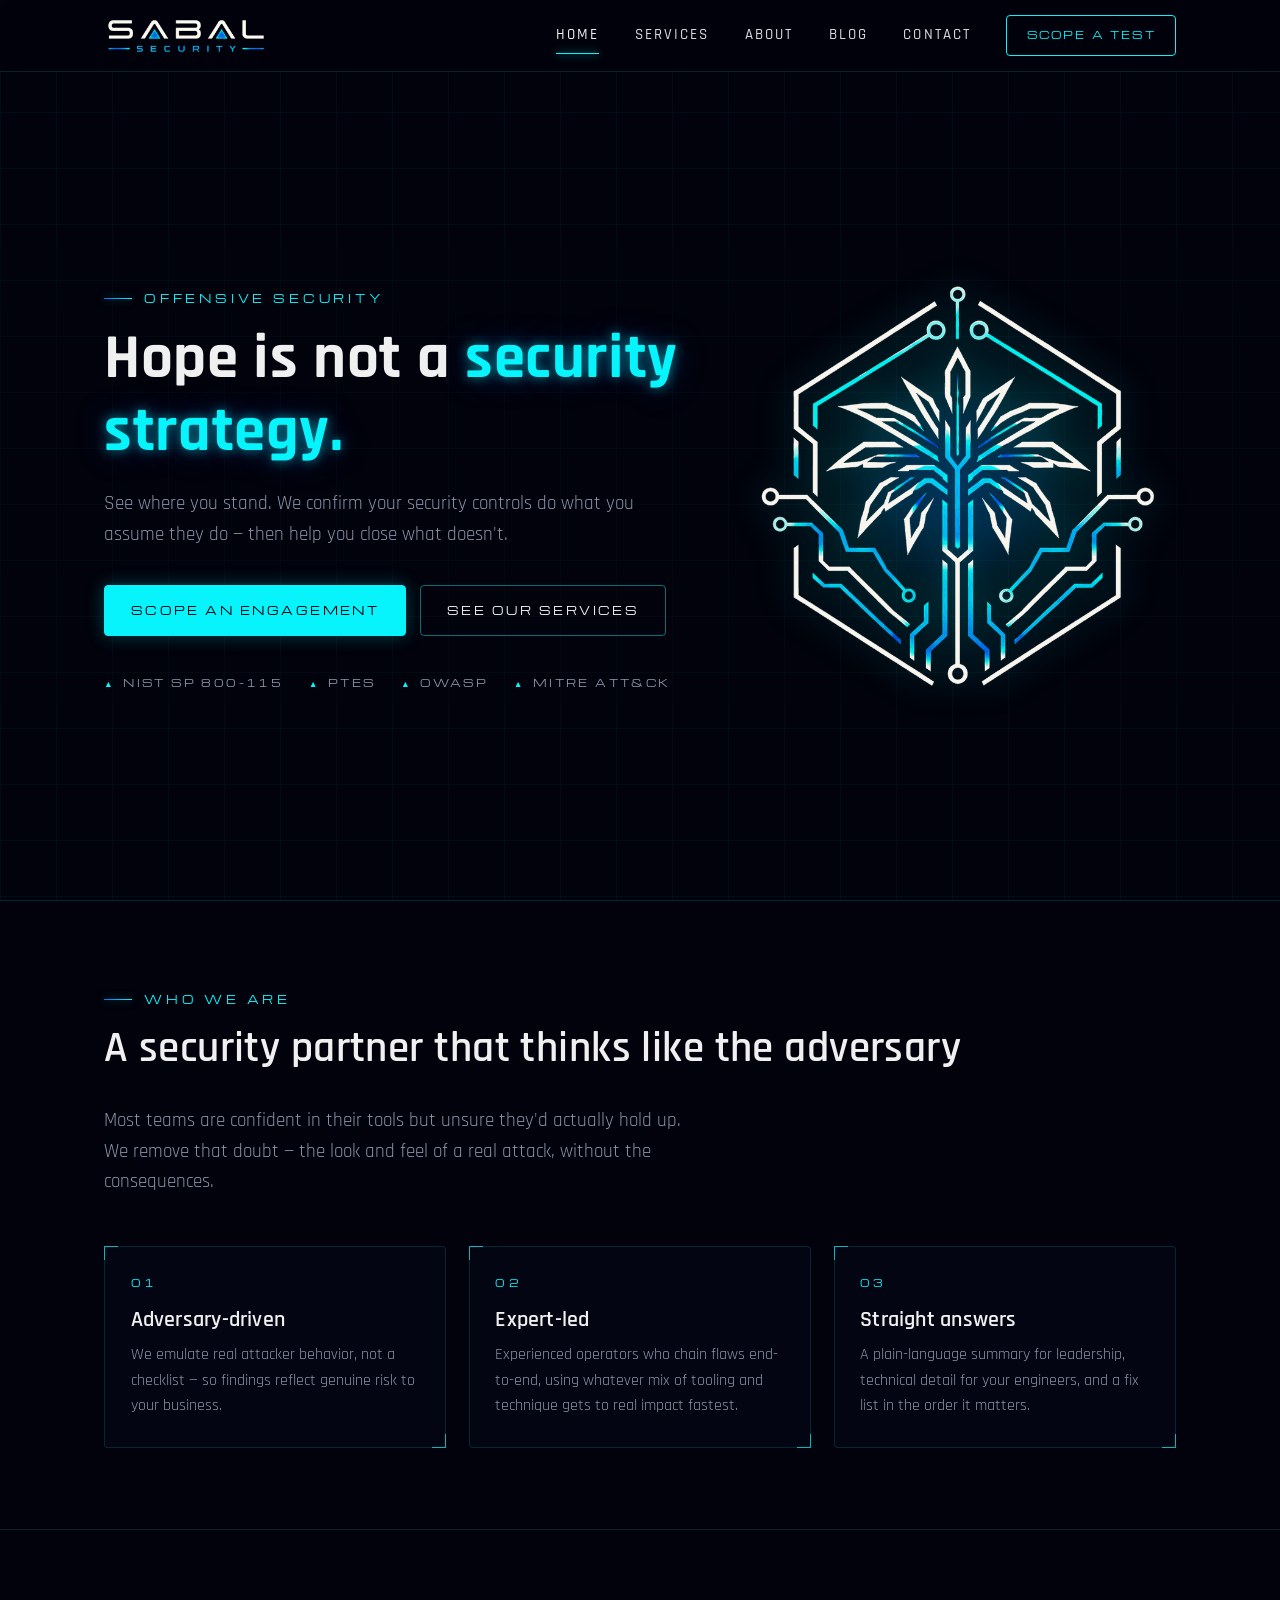
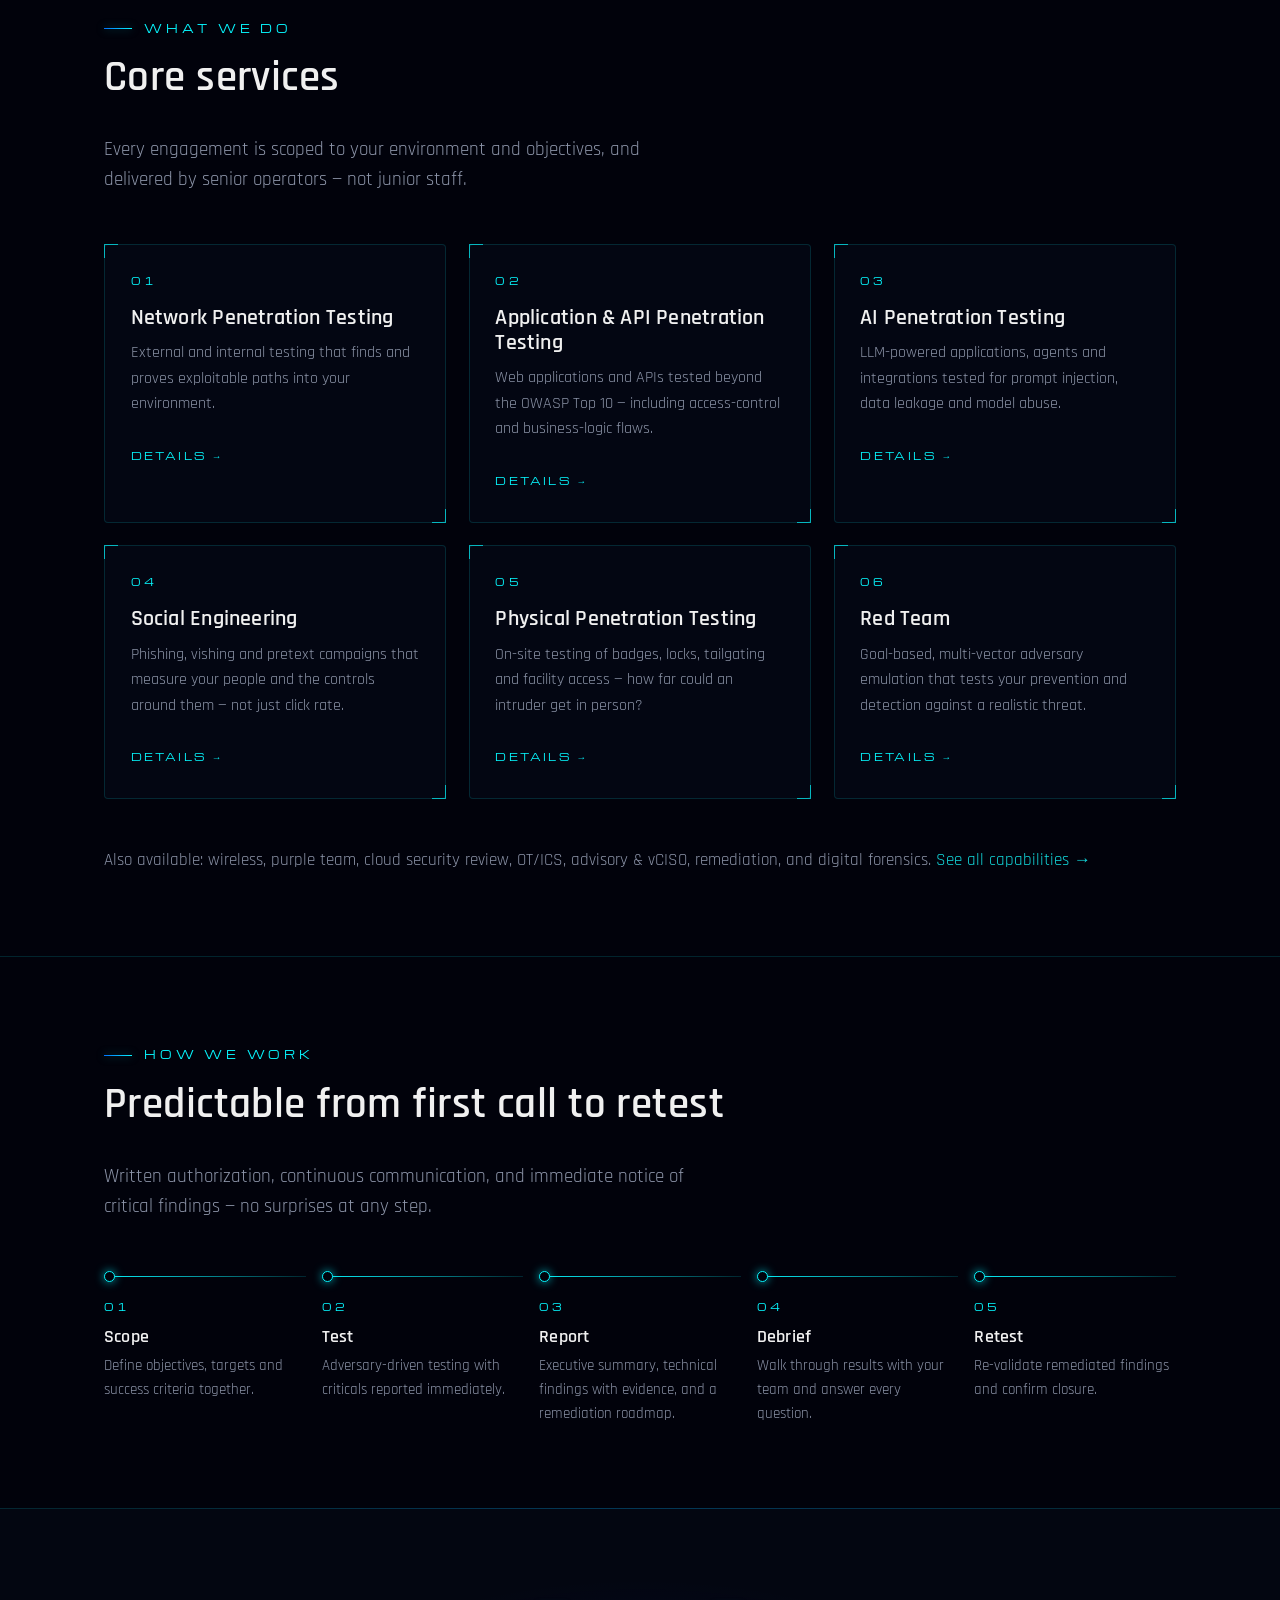
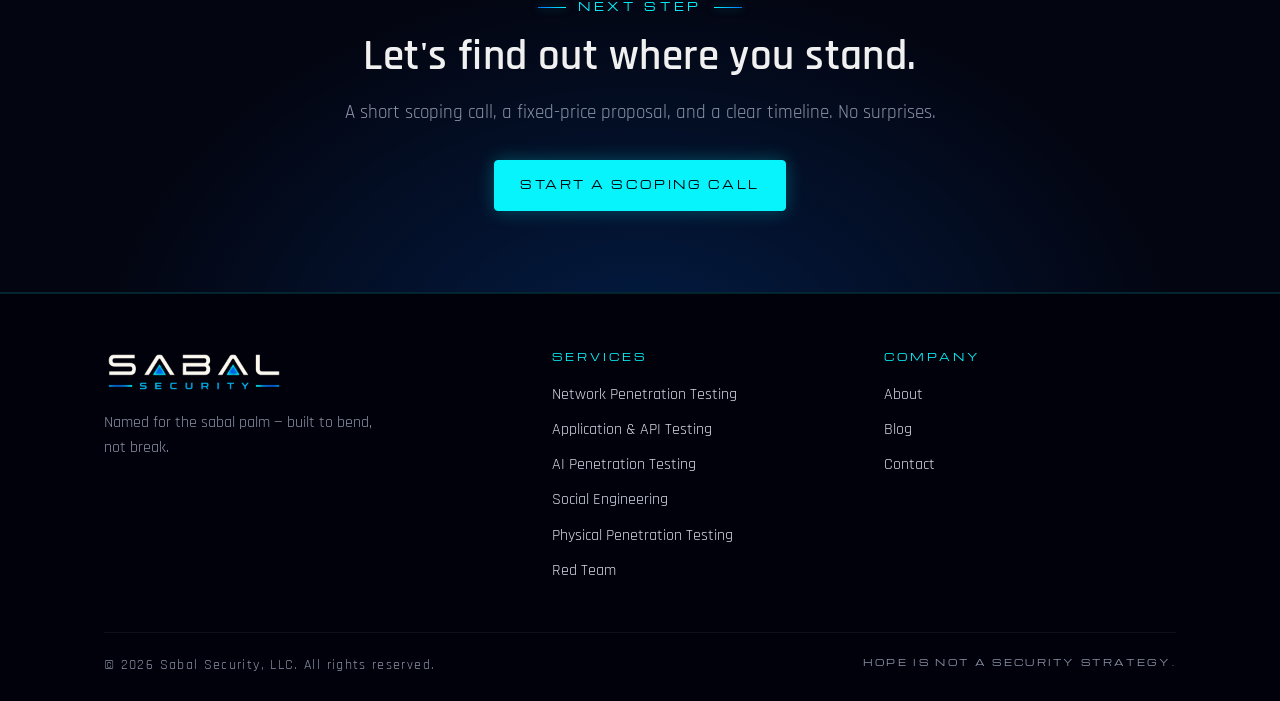
<file: index.html>
<!DOCTYPE html>
<html lang="en">
<head>
  <meta charset="UTF-8">
  <meta name="viewport" content="width=device-width, initial-scale=1.0">
  <title>Sabal Security — Penetration Testing &amp; Offensive Security</title>
  <meta name="description" content="Sabal Security is an offensive-security firm. Expert-led penetration testing of your network, applications, AI, people and facilities — then we help you fix what we find.">
  <meta name="theme-color" content="#01020b">
  <link rel="canonical" href="https://sabalsec.com/">

  <meta property="og:title" content="Sabal Security — Penetration Testing &amp; Offensive Security">
  <meta property="og:description" content="Hope is not a security strategy. See where you stand.">
  <meta property="og:type" content="website">
  <meta property="og:url" content="https://sabalsec.com/">
  <meta property="og:image" content="https://sabalsec.com/assets/img/sabal-logo-full.png">

  <link rel="icon" type="image/png" href="assets/img/favicon.png">
  <link rel="apple-touch-icon" href="assets/img/apple-touch-icon.png">

  <link rel="preconnect" href="https://fonts.googleapis.com">
  <link rel="preconnect" href="https://fonts.gstatic.com" crossorigin>
  <link href="https://fonts.googleapis.com/css2?family=Michroma&family=Rajdhani:wght@400;500;600;700&display=swap" rel="stylesheet">
  <link rel="stylesheet" href="css/style.css">
</head>
<body>

  <header class="nav">
    <div class="container nav__inner">
      <a class="nav__logo" href="index.html" aria-label="Sabal Security home">
        <img src="assets/img/sabal-wordmark.png" alt="Sabal Security" width="540" height="132">
      </a>
      <button class="nav__toggle" aria-expanded="false" aria-controls="nav-links" aria-label="Toggle menu">
        <span></span><span></span><span></span>
      </button>
      <nav class="nav__links" id="nav-links">
        <a href="index.html" aria-current="page">Home</a>
        <a href="services.html">Services</a>
        <a href="about.html">About</a>
        <a href="blog/">Blog</a>
        <a href="contact.html">Contact</a>
        <a class="btn" href="contact.html">Scope a test</a>
      </nav>
    </div>
  </header>

  <main>

    <!-- Hero -->
    <section class="hero">
      <div class="container hero__grid">
        <div>
          <p class="eyebrow">Offensive security</p>
          <h1>Hope is not a <span class="accent">security strategy.</span></h1>
          <p class="lead">See where you stand. We confirm your security controls do what you assume they do — then help you close what doesn't.</p>
          <div class="btn-row">
            <a class="btn btn--primary" href="contact.html">Scope an engagement</a>
            <a class="btn btn--ghost" href="services.html">See our services</a>
          </div>
          <div class="hero__meta">
            <span>NIST SP 800-115</span>
            <span>PTES</span>
            <span>OWASP</span>
            <span>MITRE ATT&amp;CK</span>
          </div>
        </div>
        <div class="hero__mark">
          <img src="assets/img/sabal-mark.png" alt="" width="689" height="700">
        </div>
      </div>
    </section>

    <!-- Who we are -->
    <section class="section section--line">
      <div class="container">
        <p class="eyebrow">Who we are</p>
        <h2>A security partner that thinks like the adversary</h2>
        <p class="lead mt-2">Most teams are confident in their tools but unsure they'd actually hold up. We remove that doubt — the look and feel of a real attack, without the consequences.</p>

        <div class="grid grid--3 mt-3">
          <div class="card">
            <span class="card__num">01</span>
            <h3>Adversary-driven</h3>
            <p>We emulate real attacker behavior, not a checklist — so findings reflect genuine risk to your business.</p>
          </div>
          <div class="card">
            <span class="card__num">02</span>
            <h3>Expert-led</h3>
            <p>Experienced operators who chain flaws end-to-end, using whatever mix of tooling and technique gets to real impact fastest.</p>
          </div>
          <div class="card">
            <span class="card__num">03</span>
            <h3>Straight answers</h3>
            <p>A plain-language summary for leadership, technical detail for your engineers, and a fix list in the order it matters.</p>
          </div>
        </div>
      </div>
    </section>

    <!-- Core services -->
    <section class="section section--line" id="services">
      <div class="container">
        <p class="eyebrow">What we do</p>
        <h2>Core services</h2>
        <p class="lead mt-2">Every engagement is scoped to your environment and objectives, and delivered by senior operators — not junior staff.</p>

        <div class="grid grid--3 mt-3">
          <a class="card card--link" href="services.html#network">
            <span class="card__num">01</span>
            <h3>Network Penetration Testing</h3>
            <p>External and internal testing that finds and proves exploitable paths into your environment.</p>
            <span class="card__more">Details</span>
          </a>
          <a class="card card--link" href="services.html#application">
            <span class="card__num">02</span>
            <h3>Application &amp; API Penetration Testing</h3>
            <p>Web applications and APIs tested beyond the OWASP Top 10 — including access-control and business-logic flaws.</p>
            <span class="card__more">Details</span>
          </a>
          <a class="card card--link" href="services.html#ai">
            <span class="card__num">03</span>
            <h3>AI Penetration Testing</h3>
            <p>LLM-powered applications, agents and integrations tested for prompt injection, data leakage and model abuse.</p>
            <span class="card__more">Details</span>
          </a>
          <a class="card card--link" href="services.html#social">
            <span class="card__num">04</span>
            <h3>Social Engineering</h3>
            <p>Phishing, vishing and pretext campaigns that measure your people and the controls around them — not just click rate.</p>
            <span class="card__more">Details</span>
          </a>
          <a class="card card--link" href="services.html#physical">
            <span class="card__num">05</span>
            <h3>Physical Penetration Testing</h3>
            <p>On-site testing of badges, locks, tailgating and facility access — how far could an intruder get in person?</p>
            <span class="card__more">Details</span>
          </a>
          <a class="card card--link" href="services.html#redteam">
            <span class="card__num">06</span>
            <h3>Red Team</h3>
            <p>Goal-based, multi-vector adversary emulation that tests your prevention and detection against a realistic threat.</p>
            <span class="card__more">Details</span>
          </a>
        </div>

        <p class="mt-3" style="color:var(--dim)">Also available: wireless, purple team, cloud security review, OT/ICS, advisory &amp; vCISO, remediation, and digital forensics. <a href="services.html#more">See all capabilities →</a></p>
      </div>
    </section>

    <!-- How we work -->
    <section class="section section--line">
      <div class="container">
        <p class="eyebrow">How we work</p>
        <h2>Predictable from first call to retest</h2>
        <p class="lead mt-2">Written authorization, continuous communication, and immediate notice of critical findings — no surprises at any step.</p>

        <div class="process mt-3">
          <div class="process__step">
            <span class="process__num">01</span>
            <h3>Scope</h3>
            <p>Define objectives, targets and success criteria together.</p>
          </div>
          <div class="process__step">
            <span class="process__num">02</span>
            <h3>Test</h3>
            <p>Adversary-driven testing with criticals reported immediately.</p>
          </div>
          <div class="process__step">
            <span class="process__num">03</span>
            <h3>Report</h3>
            <p>Executive summary, technical findings with evidence, and a remediation roadmap.</p>
          </div>
          <div class="process__step">
            <span class="process__num">04</span>
            <h3>Debrief</h3>
            <p>Walk through results with your team and answer every question.</p>
          </div>
          <div class="process__step">
            <span class="process__num">05</span>
            <h3>Retest</h3>
            <p>Re-validate remediated findings and confirm closure.</p>
          </div>
        </div>
      </div>
    </section>

    <!-- CTA -->
    <section class="cta-band">
      <div class="container">
        <p class="eyebrow center">Next step</p>
        <h2>Let's find out where you stand.</h2>
        <p class="lead">A short scoping call, a fixed-price proposal, and a clear timeline. No surprises.</p>
        <a class="btn btn--primary" href="contact.html">Start a scoping call</a>
      </div>
    </section>

  </main>

  <footer class="footer">
    <div class="container">
      <div class="footer__grid">
        <div class="footer__brand">
          <img src="assets/img/sabal-wordmark.png" alt="Sabal Security" width="540" height="132">
          <p>Named for the sabal palm — built to bend, not break.</p>
        </div>
        <div>
          <p class="footer__title">Services</p>
          <ul>
            <li><a href="services.html#network">Network Penetration Testing</a></li>
            <li><a href="services.html#application">Application &amp; API Testing</a></li>
            <li><a href="services.html#ai">AI Penetration Testing</a></li>
            <li><a href="services.html#social">Social Engineering</a></li>
            <li><a href="services.html#physical">Physical Penetration Testing</a></li>
            <li><a href="services.html#redteam">Red Team</a></li>
          </ul>
        </div>
        <div>
          <p class="footer__title">Company</p>
          <ul>
            <li><a href="about.html">About</a></li>
            <li><a href="blog/">Blog</a></li>
            <li><a href="contact.html">Contact</a></li>
          </ul>
        </div>
      </div>
      <div class="footer__bottom">
        <span>&copy; 2026 Sabal Security, LLC. All rights reserved.</span>
        <span class="footer__tag">Hope is not a security strategy.</span>
      </div>
    </div>
  </footer>

  <script src="js/main.js" defer></script>
</body>
</html>
</file>
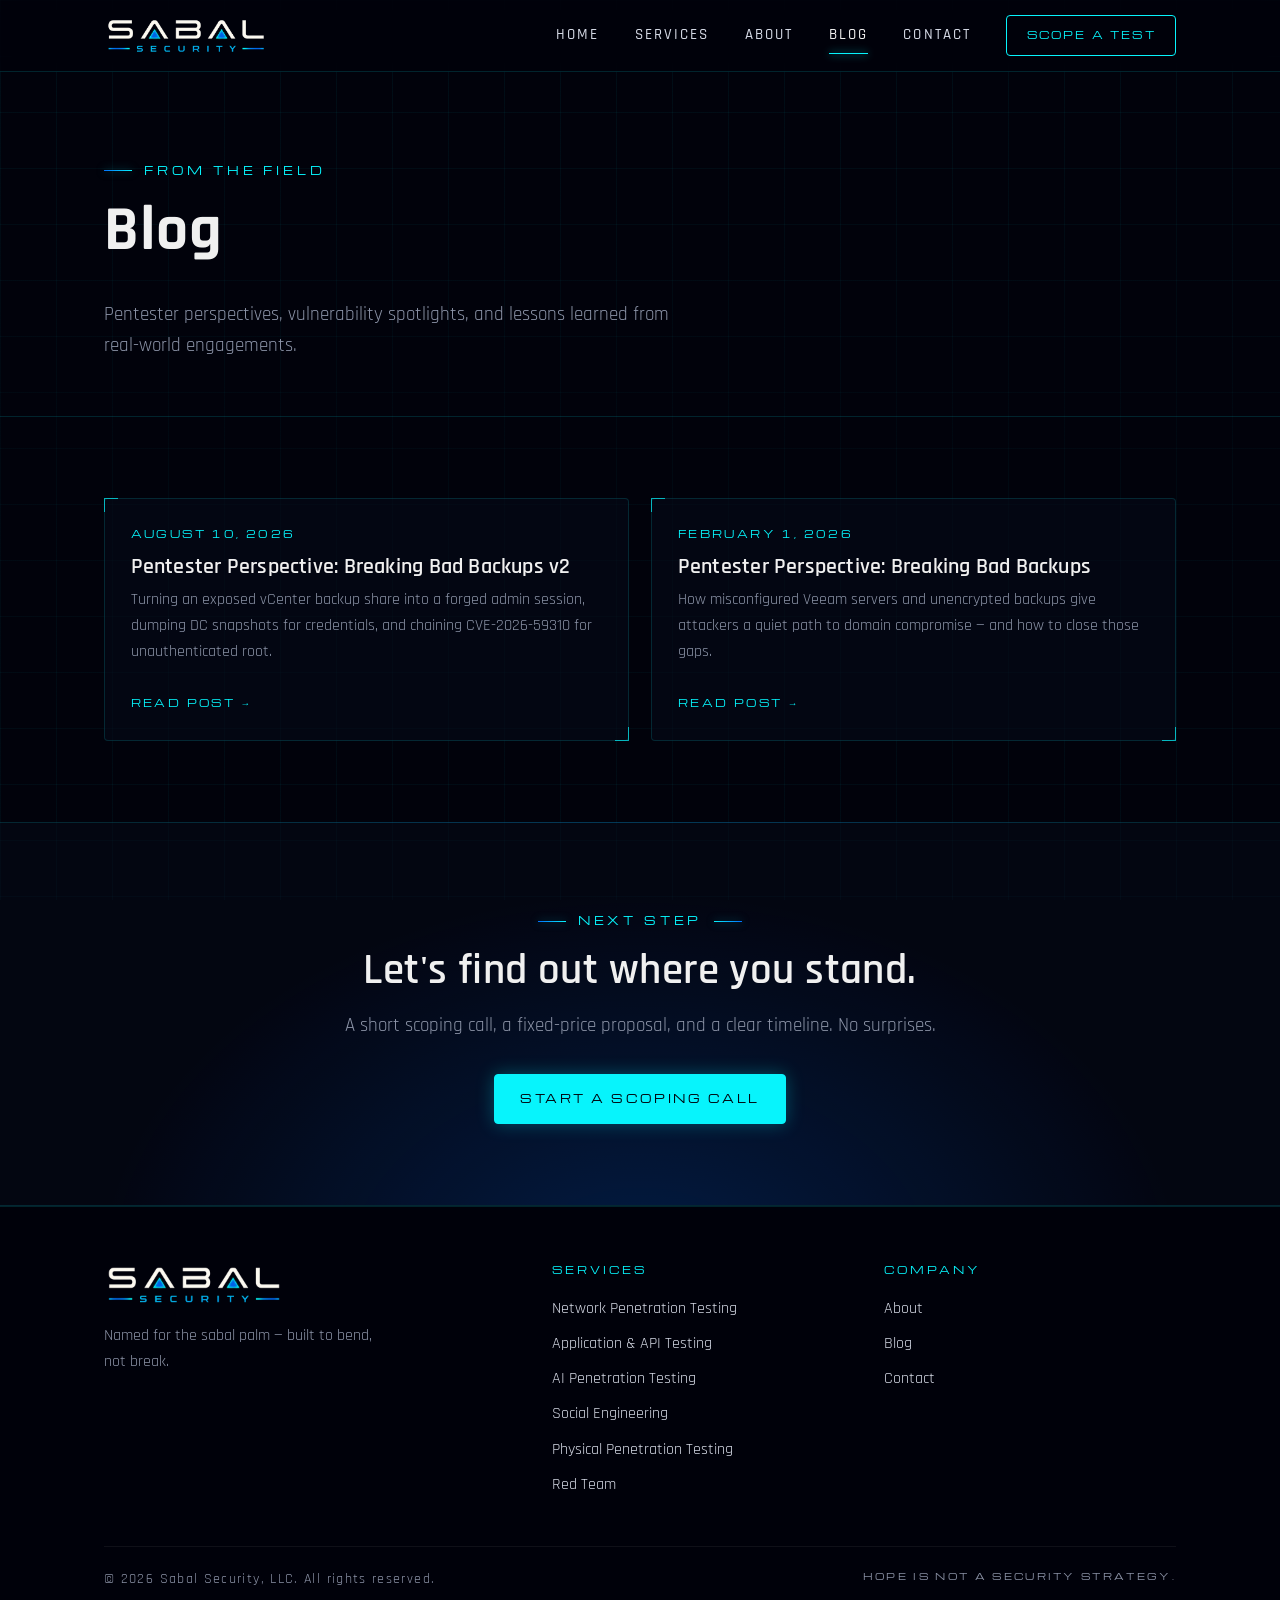
<file: blog/index.html>
<!DOCTYPE html>
<html lang="en">
<head>
  <meta charset="UTF-8">
  <meta name="viewport" content="width=device-width, initial-scale=1.0">
  <title>Blog — Sabal Security</title>
  <meta name="description" content="Pentester perspectives, vulnerability spotlights, and lessons from the field — the Sabal Security blog.">
  <meta name="theme-color" content="#01020b">
  <link rel="canonical" href="https://sabalsec.com/blog/">

  <meta property="og:title" content="Blog — Sabal Security">
  <meta property="og:description" content="Pentester perspectives, vulnerability spotlights, and lessons from the field.">
  <meta property="og:type" content="website">
  <meta property="og:url" content="https://sabalsec.com/blog/">
  <meta property="og:image" content="https://sabalsec.com/assets/img/sabal-logo-full.png">

  <link rel="icon" type="image/png" href="../assets/img/favicon.png">
  <link rel="apple-touch-icon" href="../assets/img/apple-touch-icon.png">

  <link rel="preconnect" href="https://fonts.googleapis.com">
  <link rel="preconnect" href="https://fonts.gstatic.com" crossorigin>
  <link href="https://fonts.googleapis.com/css2?family=Michroma&family=Rajdhani:wght@400;500;600;700&display=swap" rel="stylesheet">
  <link rel="stylesheet" href="../css/style.css">
</head>
<body>

  <header class="nav">
    <div class="container nav__inner">
      <a class="nav__logo" href="../index.html" aria-label="Sabal Security home">
        <img src="../assets/img/sabal-wordmark.png" alt="Sabal Security" width="540" height="132">
      </a>
      <button class="nav__toggle" aria-expanded="false" aria-controls="nav-links" aria-label="Toggle menu">
        <span></span><span></span><span></span>
      </button>
      <nav class="nav__links" id="nav-links">
        <a href="../index.html">Home</a>
        <a href="../services.html">Services</a>
        <a href="../about.html">About</a>
        <a href="index.html" aria-current="page">Blog</a>
        <a href="../contact.html">Contact</a>
        <a class="btn" href="../contact.html">Scope a test</a>
      </nav>
    </div>
  </header>

  <main>

    <section class="page-head">
      <div class="container">
        <p class="eyebrow">From the field</p>
        <h1>Blog</h1>
        <p class="lead mt-2">Pentester perspectives, vulnerability spotlights, and lessons learned from real-world engagements.</p>
      </div>
    </section>

    <section class="section">
      <div class="container">
        <div class="blog-grid">

          <a class="blog-card" href="breaking-bad-backups-v2.html">
            <div class="card">
              <span class="post-date">August 10, 2026</span>
              <h3>Pentester Perspective: Breaking Bad Backups v2</h3>
              <p>Turning an exposed vCenter backup share into a forged admin session, dumping DC snapshots for credentials, and chaining CVE-2026-59310 for unauthenticated root.</p>
              <span class="card__more">Read post</span>
            </div>
          </a>

          <a class="blog-card" href="breaking-bad-backups.html">
            <div class="card">
              <span class="post-date">February 1, 2026</span>
              <h3>Pentester Perspective: Breaking Bad Backups</h3>
              <p>How misconfigured Veeam servers and unencrypted backups give attackers a quiet path to domain compromise — and how to close those gaps.</p>
              <span class="card__more">Read post</span>
            </div>
          </a>

        </div>
      </div>
    </section>

    <!-- CTA -->
    <section class="cta-band">
      <div class="container">
        <p class="eyebrow center">Next step</p>
        <h2>Let's find out where you stand.</h2>
        <p class="lead">A short scoping call, a fixed-price proposal, and a clear timeline. No surprises.</p>
        <a class="btn btn--primary" href="../contact.html">Start a scoping call</a>
      </div>
    </section>

  </main>

  <footer class="footer">
    <div class="container">
      <div class="footer__grid">
        <div class="footer__brand">
          <img src="../assets/img/sabal-wordmark.png" alt="Sabal Security" width="540" height="132">
          <p>Named for the sabal palm — built to bend, not break.</p>
        </div>
        <div>
          <p class="footer__title">Services</p>
          <ul>
            <li><a href="../services.html#network">Network Penetration Testing</a></li>
            <li><a href="../services.html#application">Application &amp; API Testing</a></li>
            <li><a href="../services.html#ai">AI Penetration Testing</a></li>
            <li><a href="../services.html#social">Social Engineering</a></li>
            <li><a href="../services.html#physical">Physical Penetration Testing</a></li>
            <li><a href="../services.html#redteam">Red Team</a></li>
          </ul>
        </div>
        <div>
          <p class="footer__title">Company</p>
          <ul>
            <li><a href="../about.html">About</a></li>
            <li><a href="index.html">Blog</a></li>
            <li><a href="../contact.html">Contact</a></li>
          </ul>
        </div>
      </div>
      <div class="footer__bottom">
        <span>&copy; 2026 Sabal Security, LLC. All rights reserved.</span>
        <span class="footer__tag">Hope is not a security strategy.</span>
      </div>
    </div>
  </footer>

  <script src="../js/main.js" defer></script>
</body>
</html>
</file>
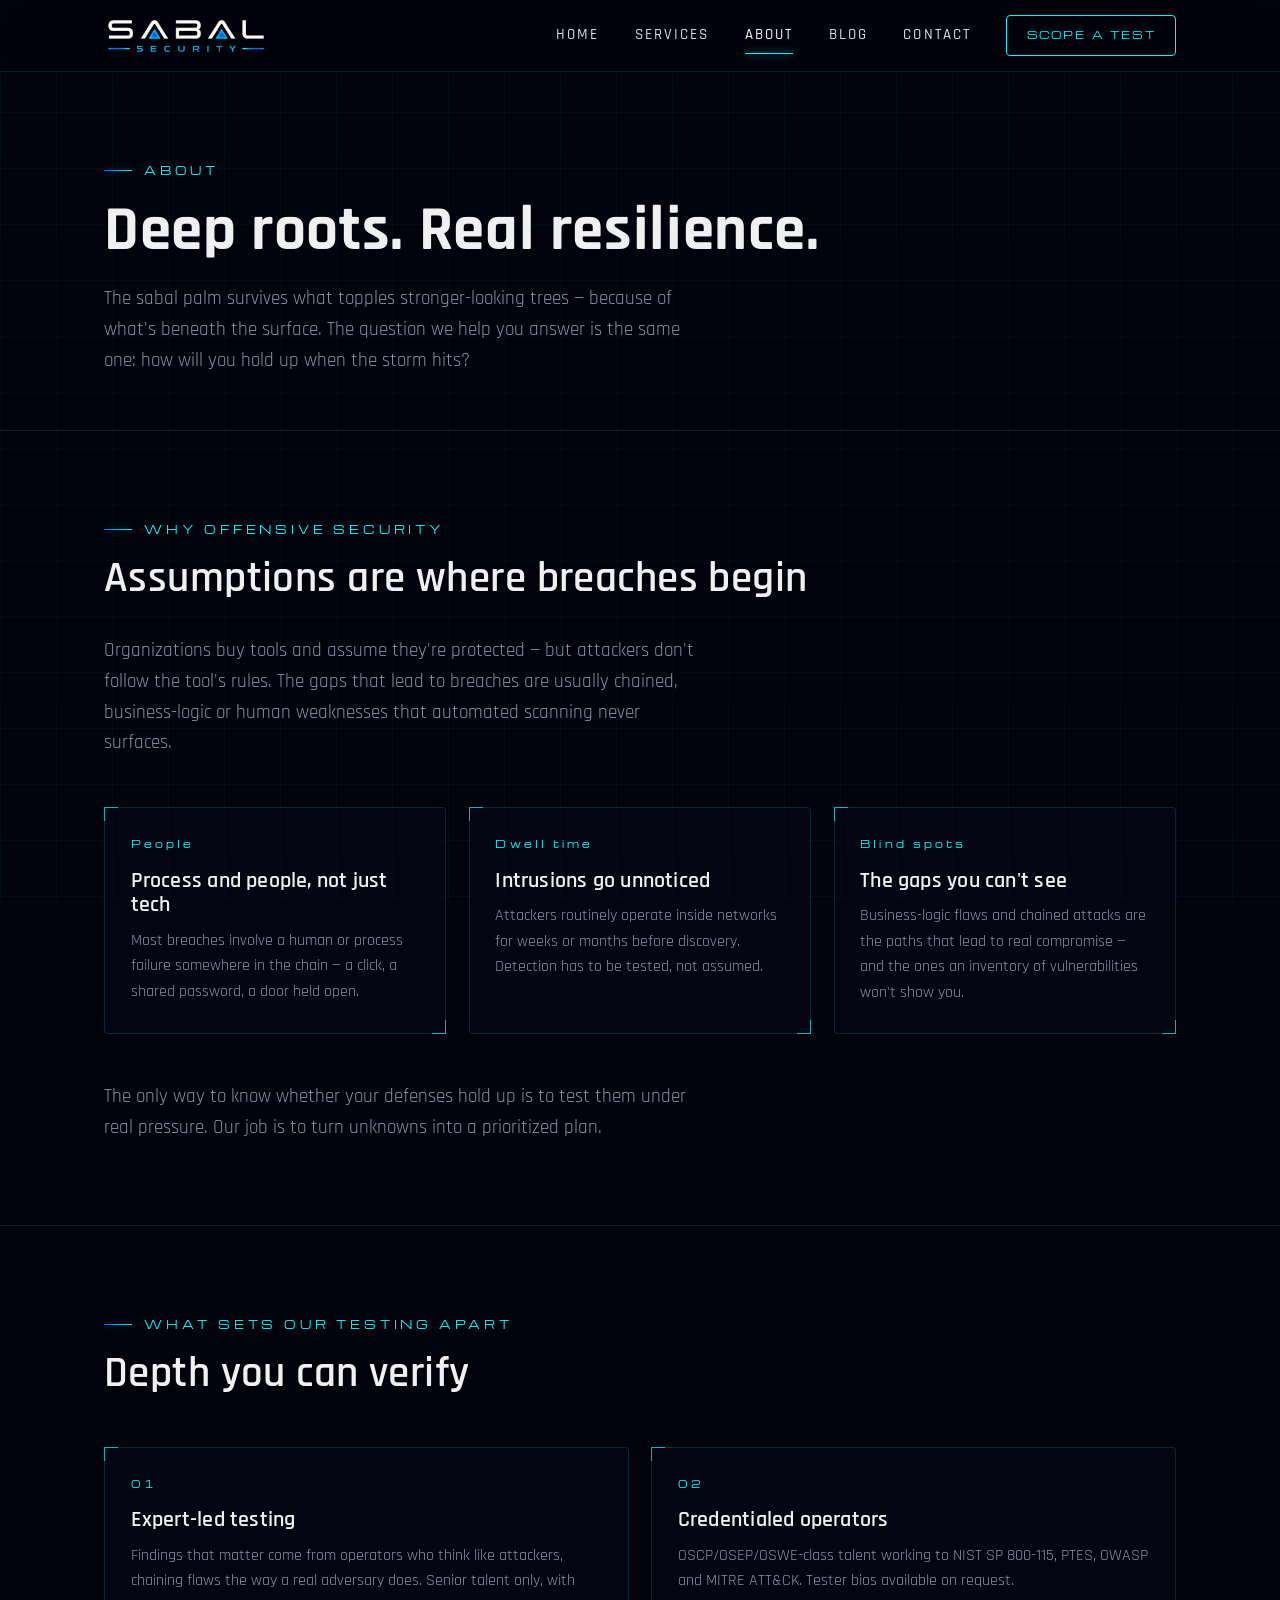
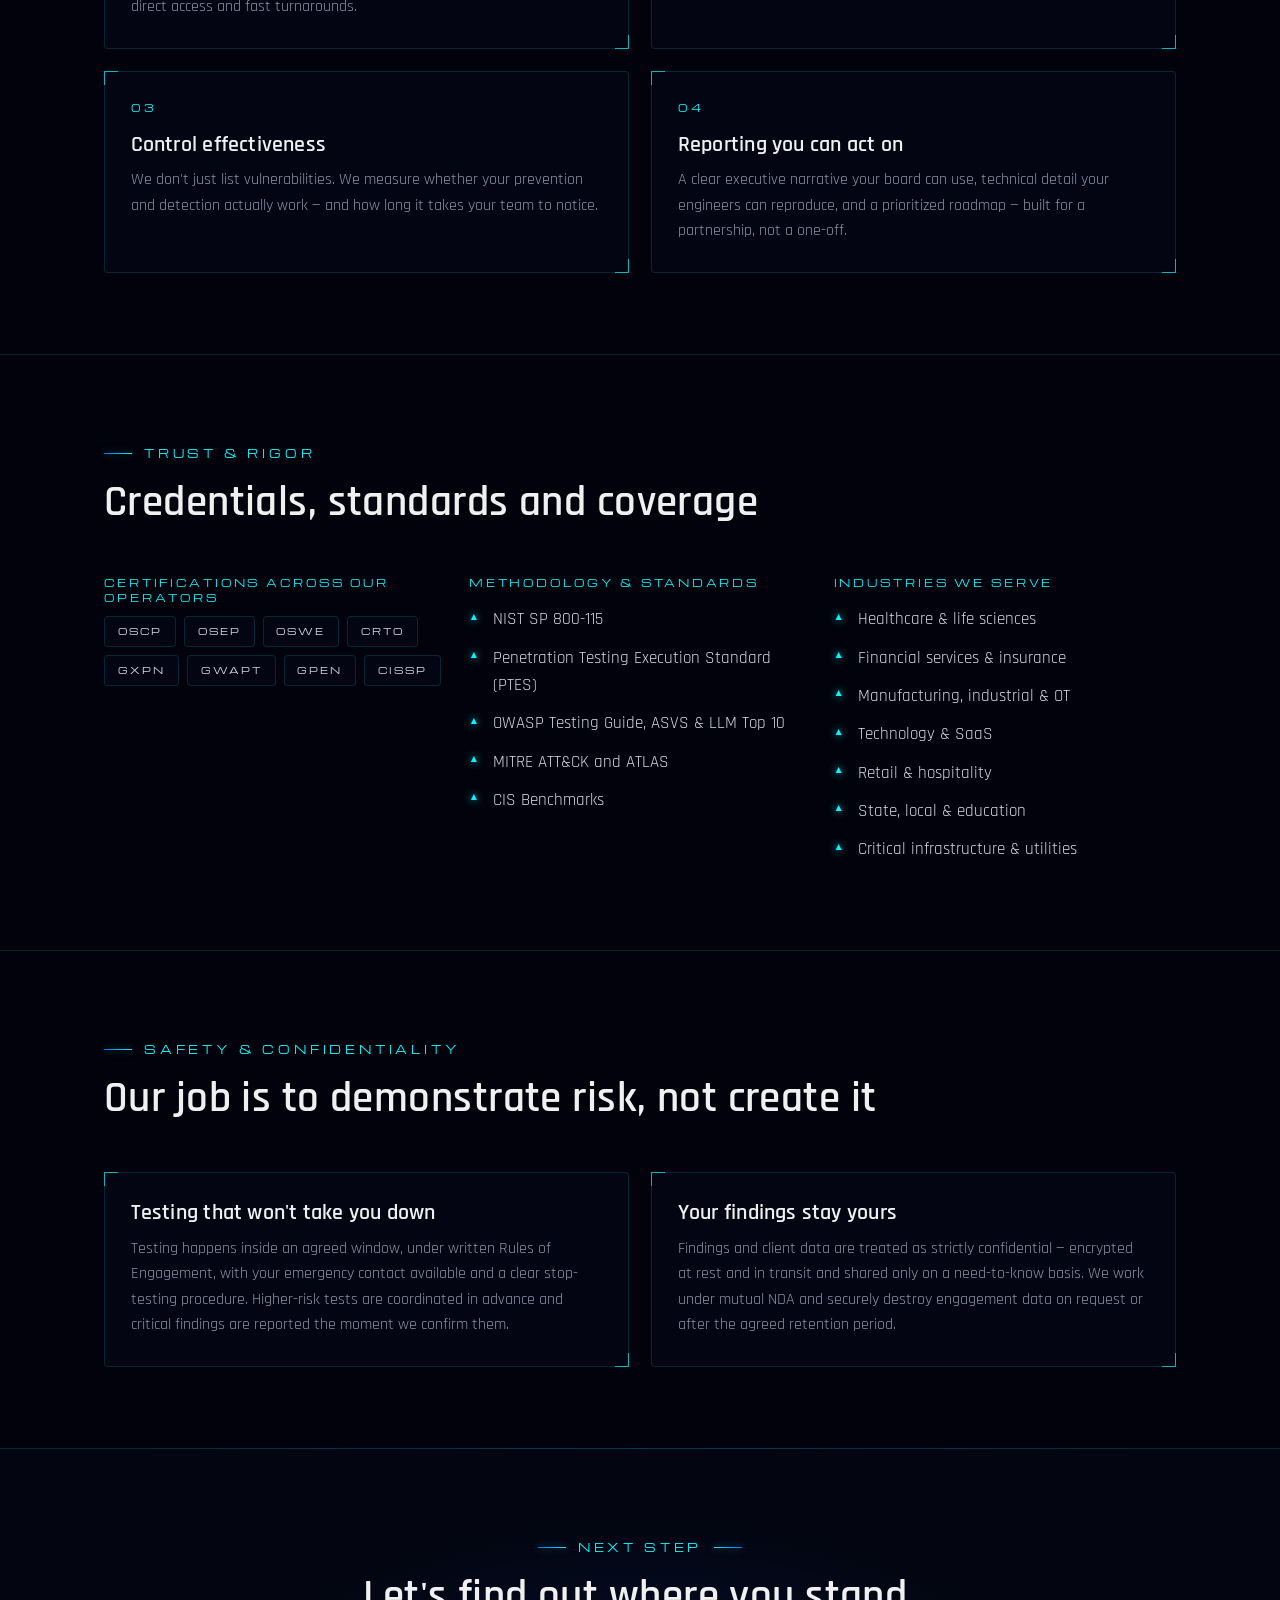
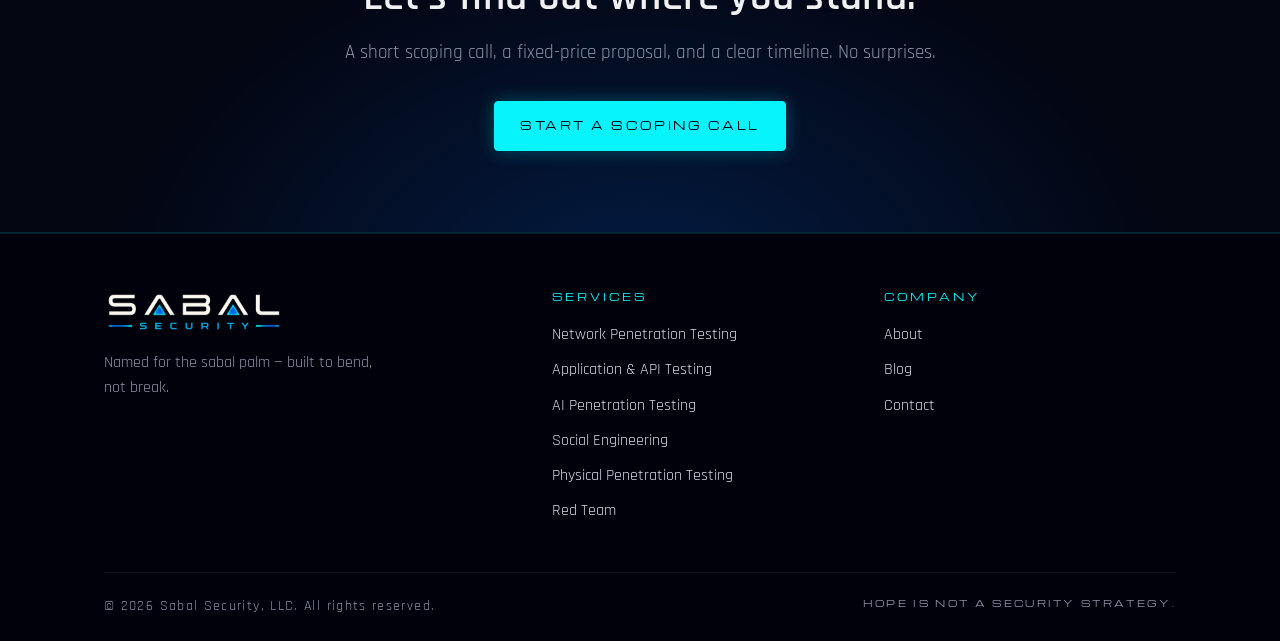
<file: about.html>
<!DOCTYPE html>
<html lang="en">
<head>
  <meta charset="UTF-8">
  <meta name="viewport" content="width=device-width, initial-scale=1.0">
  <title>About — Sabal Security</title>
  <meta name="description" content="Sabal Security is an offensive-security firm named for the sabal palm — built to bend, not break. Credentialed operators, recognized methodologies, and findings you can act on.">
  <meta name="theme-color" content="#01020b">
  <link rel="canonical" href="https://sabalsec.com/about.html">

  <meta property="og:title" content="About — Sabal Security">
  <meta property="og:description" content="Deep roots. Real resilience. An offensive-security partner that thinks like the adversary.">
  <meta property="og:type" content="website">
  <meta property="og:url" content="https://sabalsec.com/about.html">
  <meta property="og:image" content="https://sabalsec.com/assets/img/sabal-logo-full.png">

  <link rel="icon" type="image/png" href="assets/img/favicon.png">
  <link rel="apple-touch-icon" href="assets/img/apple-touch-icon.png">

  <link rel="preconnect" href="https://fonts.googleapis.com">
  <link rel="preconnect" href="https://fonts.gstatic.com" crossorigin>
  <link href="https://fonts.googleapis.com/css2?family=Michroma&family=Rajdhani:wght@400;500;600;700&display=swap" rel="stylesheet">
  <link rel="stylesheet" href="css/style.css">
</head>
<body>

  <header class="nav">
    <div class="container nav__inner">
      <a class="nav__logo" href="index.html" aria-label="Sabal Security home">
        <img src="assets/img/sabal-wordmark.png" alt="Sabal Security" width="540" height="132">
      </a>
      <button class="nav__toggle" aria-expanded="false" aria-controls="nav-links" aria-label="Toggle menu">
        <span></span><span></span><span></span>
      </button>
      <nav class="nav__links" id="nav-links">
        <a href="index.html">Home</a>
        <a href="services.html">Services</a>
        <a href="about.html" aria-current="page">About</a>
        <a href="blog/">Blog</a>
        <a href="contact.html">Contact</a>
        <a class="btn" href="contact.html">Scope a test</a>
      </nav>
    </div>
  </header>

  <main>

    <section class="page-head">
      <div class="container">
        <p class="eyebrow">About</p>
        <h1>Deep roots. Real resilience.</h1>
        <p class="lead">The sabal palm survives what topples stronger-looking trees — because of what's beneath the surface. The question we help you answer is the same one: how will you hold up when the storm hits?</p>
      </div>
    </section>

    <!-- Why offensive security -->
    <section class="section">
      <div class="container">
        <p class="eyebrow">Why offensive security</p>
        <h2>Assumptions are where breaches begin</h2>
        <p class="lead mt-2">Organizations buy tools and assume they're protected — but attackers don't follow the tool's rules. The gaps that lead to breaches are usually chained, business-logic or human weaknesses that automated scanning never surfaces.</p>

        <div class="grid grid--3 mt-3">
          <div class="card">
            <span class="card__num">People</span>
            <h3>Process and people, not just tech</h3>
            <p>Most breaches involve a human or process failure somewhere in the chain — a click, a shared password, a door held open.</p>
          </div>
          <div class="card">
            <span class="card__num">Dwell time</span>
            <h3>Intrusions go unnoticed</h3>
            <p>Attackers routinely operate inside networks for weeks or months before discovery. Detection has to be tested, not assumed.</p>
          </div>
          <div class="card">
            <span class="card__num">Blind spots</span>
            <h3>The gaps you can't see</h3>
            <p>Business-logic flaws and chained attacks are the paths that lead to real compromise — and the ones an inventory of vulnerabilities won't show you.</p>
          </div>
        </div>

        <p class="lead mt-3">The only way to know whether your defenses hold up is to test them under real pressure. Our job is to turn unknowns into a prioritized plan.</p>
      </div>
    </section>

    <!-- What sets us apart -->
    <section class="section section--line">
      <div class="container">
        <p class="eyebrow">What sets our testing apart</p>
        <h2>Depth you can verify</h2>
        <div class="grid grid--2 mt-3">
          <div class="card">
            <span class="card__num">01</span>
            <h3>Expert-led testing</h3>
            <p>Findings that matter come from operators who think like attackers, chaining flaws the way a real adversary does. Senior talent only, with direct access and fast turnarounds.</p>
          </div>
          <div class="card">
            <span class="card__num">02</span>
            <h3>Credentialed operators</h3>
            <p>OSCP/OSEP/OSWE-class talent working to NIST SP 800-115, PTES, OWASP and MITRE ATT&amp;CK. Tester bios available on request.</p>
          </div>
          <div class="card">
            <span class="card__num">03</span>
            <h3>Control effectiveness</h3>
            <p>We don't just list vulnerabilities. We measure whether your prevention and detection actually work — and how long it takes your team to notice.</p>
          </div>
          <div class="card">
            <span class="card__num">04</span>
            <h3>Reporting you can act on</h3>
            <p>A clear executive narrative your board can use, technical detail your engineers can reproduce, and a prioritized roadmap — built for a partnership, not a one-off.</p>
          </div>
        </div>
      </div>
    </section>

    <!-- Trust & rigor -->
    <section class="section section--line">
      <div class="container">
        <p class="eyebrow">Trust &amp; rigor</p>
        <h2>Credentials, standards and coverage</h2>
        <div class="grid grid--3 mt-3">
          <div>
            <p class="service__label">Certifications across our operators</p>
            <div class="tags">
              <span class="tag">OSCP</span><span class="tag">OSEP</span><span class="tag">OSWE</span><span class="tag">CRTO</span>
              <span class="tag">GXPN</span><span class="tag">GWAPT</span><span class="tag">GPEN</span><span class="tag">CISSP</span>
            </div>
          </div>
          <div>
            <p class="service__label">Methodology &amp; standards</p>
            <ul class="list-check">
              <li>NIST SP 800-115</li>
              <li>Penetration Testing Execution Standard (PTES)</li>
              <li>OWASP Testing Guide, ASVS &amp; LLM Top 10</li>
              <li>MITRE ATT&amp;CK and ATLAS</li>
              <li>CIS Benchmarks</li>
            </ul>
          </div>
          <div>
            <p class="service__label">Industries we serve</p>
            <ul class="list-check">
              <li>Healthcare &amp; life sciences</li>
              <li>Financial services &amp; insurance</li>
              <li>Manufacturing, industrial &amp; OT</li>
              <li>Technology &amp; SaaS</li>
              <li>Retail &amp; hospitality</li>
              <li>State, local &amp; education</li>
              <li>Critical infrastructure &amp; utilities</li>
            </ul>
          </div>
        </div>
      </div>
    </section>

    <!-- Safety & confidentiality -->
    <section class="section section--line">
      <div class="container">
        <p class="eyebrow">Safety &amp; confidentiality</p>
        <h2>Our job is to demonstrate risk, not create it</h2>
        <div class="grid grid--2 mt-3">
          <div class="card">
            <h3>Testing that won't take you down</h3>
            <p>Testing happens inside an agreed window, under written Rules of Engagement, with your emergency contact available and a clear stop-testing procedure. Higher-risk tests are coordinated in advance and critical findings are reported the moment we confirm them.</p>
          </div>
          <div class="card">
            <h3>Your findings stay yours</h3>
            <p>Findings and client data are treated as strictly confidential — encrypted at rest and in transit and shared only on a need-to-know basis. We work under mutual NDA and securely destroy engagement data on request or after the agreed retention period.</p>
          </div>
        </div>
      </div>
    </section>

    <section class="cta-band">
      <div class="container">
        <p class="eyebrow center">Next step</p>
        <h2>Let's find out where you stand.</h2>
        <p class="lead">A short scoping call, a fixed-price proposal, and a clear timeline. No surprises.</p>
        <a class="btn btn--primary" href="contact.html">Start a scoping call</a>
      </div>
    </section>

  </main>

  <footer class="footer">
    <div class="container">
      <div class="footer__grid">
        <div class="footer__brand">
          <img src="assets/img/sabal-wordmark.png" alt="Sabal Security" width="540" height="132">
          <p>Named for the sabal palm — built to bend, not break.</p>
        </div>
        <div>
          <p class="footer__title">Services</p>
          <ul>
            <li><a href="services.html#network">Network Penetration Testing</a></li>
            <li><a href="services.html#application">Application &amp; API Testing</a></li>
            <li><a href="services.html#ai">AI Penetration Testing</a></li>
            <li><a href="services.html#social">Social Engineering</a></li>
            <li><a href="services.html#physical">Physical Penetration Testing</a></li>
            <li><a href="services.html#redteam">Red Team</a></li>
          </ul>
        </div>
        <div>
          <p class="footer__title">Company</p>
          <ul>
            <li><a href="about.html">About</a></li>
            <li><a href="blog/">Blog</a></li>
            <li><a href="contact.html">Contact</a></li>
          </ul>
        </div>
      </div>
      <div class="footer__bottom">
        <span>&copy; 2026 Sabal Security, LLC. All rights reserved.</span>
        <span class="footer__tag">Hope is not a security strategy.</span>
      </div>
    </div>
  </footer>

  <script src="js/main.js" defer></script>
</body>
</html>
</file>
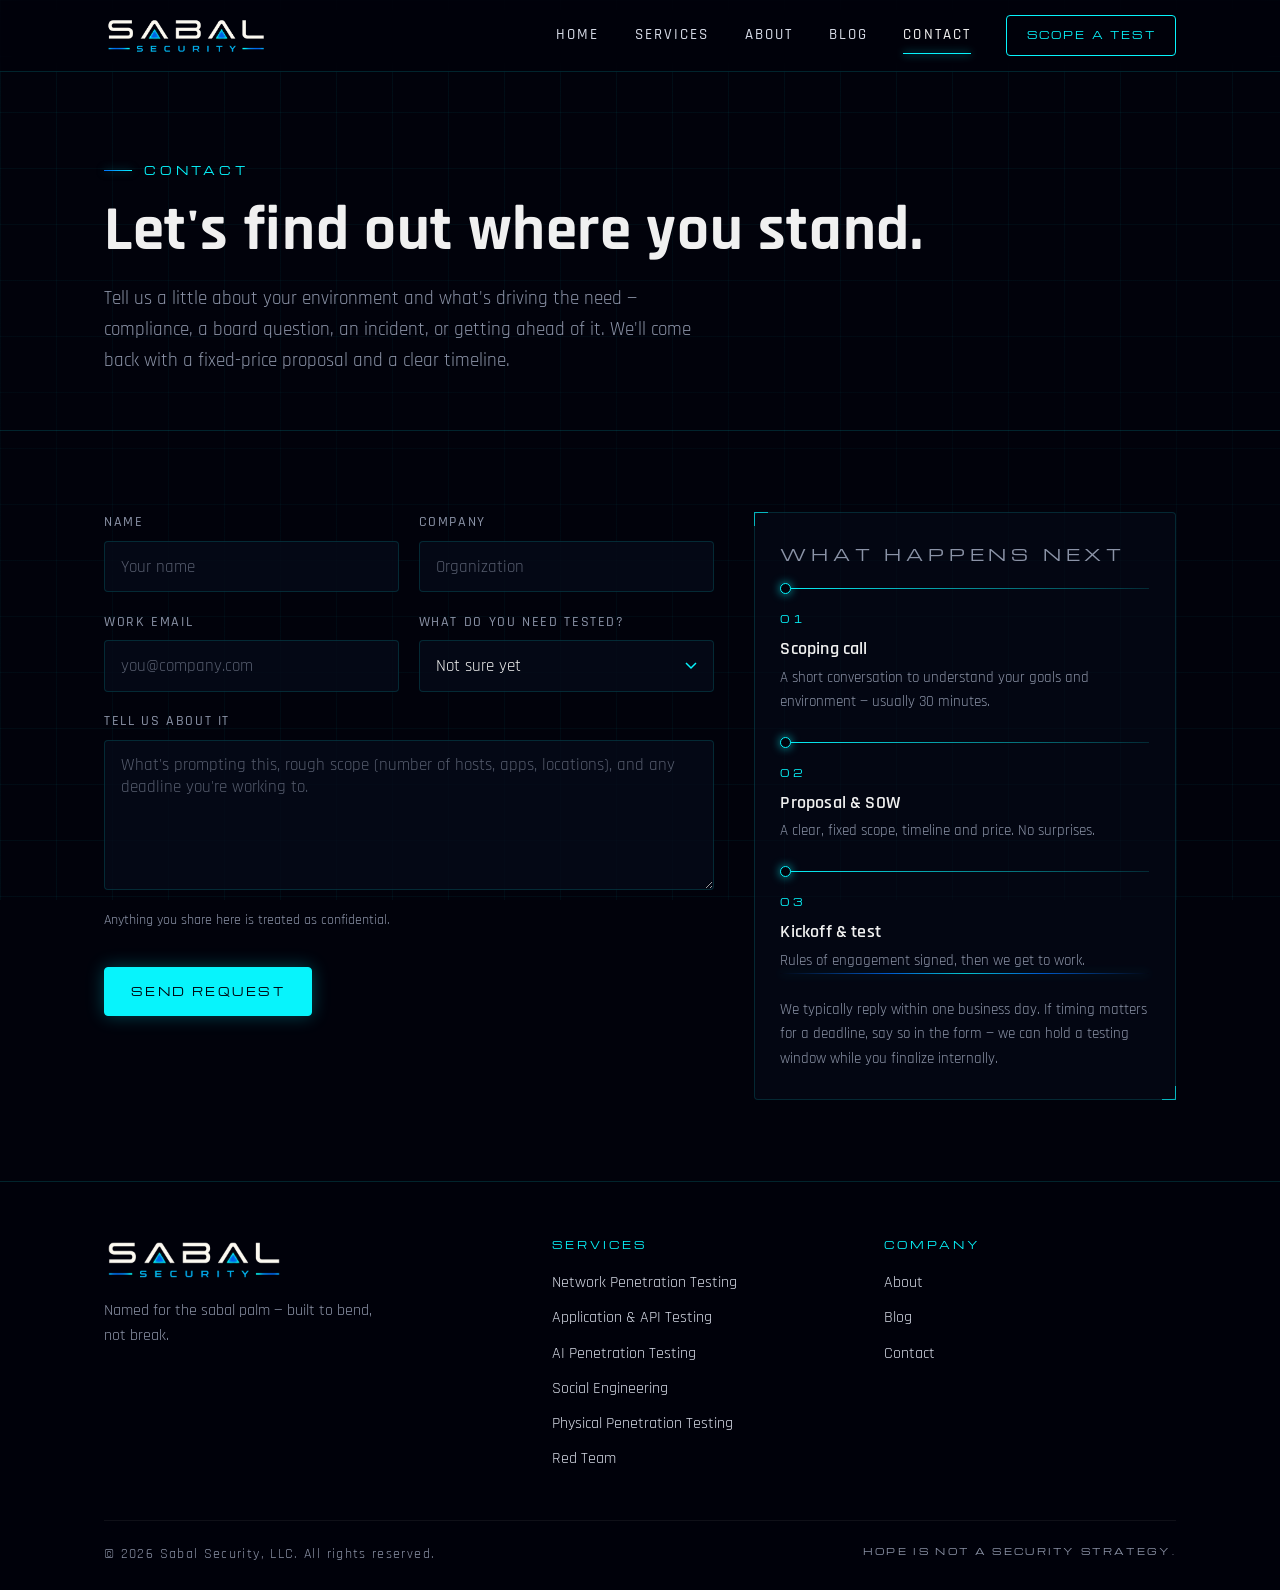
<file: contact.html>
<!DOCTYPE html>
<html lang="en">
<head>
  <meta charset="UTF-8">
  <meta name="viewport" content="width=device-width, initial-scale=1.0">
  <title>Contact — Sabal Security</title>
  <meta name="description" content="Start a scoping call with Sabal Security. Tell us what you need tested and we'll come back with a fixed-price proposal and a clear timeline.">
  <meta name="theme-color" content="#01020b">
  <link rel="canonical" href="https://sabalsec.com/contact.html">

  <meta property="og:title" content="Contact — Sabal Security">
  <meta property="og:description" content="Let's find out where you stand. Start a scoping call.">
  <meta property="og:type" content="website">
  <meta property="og:url" content="https://sabalsec.com/contact.html">
  <meta property="og:image" content="https://sabalsec.com/assets/img/sabal-logo-full.png">

  <link rel="icon" type="image/png" href="assets/img/favicon.png">
  <link rel="apple-touch-icon" href="assets/img/apple-touch-icon.png">

  <link rel="preconnect" href="https://fonts.googleapis.com">
  <link rel="preconnect" href="https://fonts.gstatic.com" crossorigin>
  <link href="https://fonts.googleapis.com/css2?family=Michroma&family=Rajdhani:wght@400;500;600;700&display=swap" rel="stylesheet">
  <link rel="stylesheet" href="css/style.css">
</head>
<body>

  <header class="nav">
    <div class="container nav__inner">
      <a class="nav__logo" href="index.html" aria-label="Sabal Security home">
        <img src="assets/img/sabal-wordmark.png" alt="Sabal Security" width="540" height="132">
      </a>
      <button class="nav__toggle" aria-expanded="false" aria-controls="nav-links" aria-label="Toggle menu">
        <span></span><span></span><span></span>
      </button>
      <nav class="nav__links" id="nav-links">
        <a href="index.html">Home</a>
        <a href="services.html">Services</a>
        <a href="about.html">About</a>
        <a href="blog/">Blog</a>
        <a href="contact.html" aria-current="page">Contact</a>
        <a class="btn" href="#form">Scope a test</a>
      </nav>
    </div>
  </header>

  <main>

    <section class="page-head">
      <div class="container">
        <p class="eyebrow">Contact</p>
        <h1>Let's find out where you stand.</h1>
        <p class="lead">Tell us a little about your environment and what's driving the need — compliance, a board question, an incident, or getting ahead of it. We'll come back with a fixed-price proposal and a clear timeline.</p>
      </div>
    </section>

    <section class="section">
      <div class="container">
        <div class="grid contact-grid">

          <!-- Form -->
          <div id="form">
            <!--
              FORMSPREE SETUP: create a free form at https://formspree.io, then replace
              YOUR_FORM_ID below with the ID Formspree gives you (e.g. https://formspree.io/f/abcdwxyz).
              Until then the form shows a friendly "not connected yet" message instead of submitting.
            -->
            <form class="form" action="https://formspree.io/f/xkjndooq" method="POST" data-formspree novalidate>
              <input type="hidden" name="_subject" value="New scoping request — sabalsec.com">
              <label class="hp" aria-hidden="true">Leave this empty <input type="text" name="_gotcha" tabindex="-1" autocomplete="off"></label>

              <div class="form__row">
                <div class="field">
                  <label for="name">Name</label>
                  <input id="name" name="name" type="text" autocomplete="name" required placeholder="Your name">
                </div>
                <div class="field">
                  <label for="company">Company</label>
                  <input id="company" name="company" type="text" autocomplete="organization" placeholder="Organization">
                </div>
              </div>

              <div class="form__row">
                <div class="field">
                  <label for="email">Work email</label>
                  <input id="email" name="email" type="email" autocomplete="email" required placeholder="you@company.com">
                </div>
                <div class="field">
                  <label for="service">What do you need tested?</label>
                  <select id="service" name="service">
                    <option value="">Not sure yet</option>
                    <option>Network Penetration Testing</option>
                    <option>Application &amp; API Penetration Testing</option>
                    <option>AI Penetration Testing</option>
                    <option>Social Engineering</option>
                    <option>Physical Penetration Testing</option>
                    <option>Red Team</option>
                    <option>Digital Forensics / Expert Witness</option>
                    <option>Something else / a combination</option>
                  </select>
                </div>
              </div>

              <div class="field">
                <label for="message">Tell us about it</label>
                <textarea id="message" name="message" required placeholder="What's prompting this, rough scope (number of hosts, apps, locations), and any deadline you're working to."></textarea>
              </div>

              <p class="form__note">Anything you share here is treated as confidential.</p>

              <div class="form__status" role="status" aria-live="polite"></div>

              <div>
                <button class="btn btn--primary" type="submit">Send request</button>
              </div>
            </form>
          </div>

          <!-- Side -->
          <aside class="contact-side">
            <div class="card">
              <p class="service__label">What happens next</p>
              <div class="process" style="grid-template-columns: 1fr; gap: 1.4rem; margin-top: 1rem;">
                <div class="process__step">
                  <span class="process__num">01</span>
                  <h3>Scoping call</h3>
                  <p>A short conversation to understand your goals and environment — usually 30 minutes.</p>
                </div>
                <div class="process__step">
                  <span class="process__num">02</span>
                  <h3>Proposal &amp; SOW</h3>
                  <p>A clear, fixed scope, timeline and price. No surprises.</p>
                </div>
                <div class="process__step">
                  <span class="process__num">03</span>
                  <h3>Kickoff &amp; test</h3>
                  <p>Rules of engagement signed, then we get to work.</p>
                </div>
              </div>
              <hr class="rule mt-3">
              <p style="color:var(--dim); font-size:0.95rem; margin-top:1.5rem;">We typically reply within one business day. If timing matters for a deadline, say so in the form — we can hold a testing window while you finalize internally.</p>
            </div>
          </aside>

        </div>
      </div>
    </section>

  </main>

  <footer class="footer">
    <div class="container">
      <div class="footer__grid">
        <div class="footer__brand">
          <img src="assets/img/sabal-wordmark.png" alt="Sabal Security" width="540" height="132">
          <p>Named for the sabal palm — built to bend, not break.</p>
        </div>
        <div>
          <p class="footer__title">Services</p>
          <ul>
            <li><a href="services.html#network">Network Penetration Testing</a></li>
            <li><a href="services.html#application">Application &amp; API Testing</a></li>
            <li><a href="services.html#ai">AI Penetration Testing</a></li>
            <li><a href="services.html#social">Social Engineering</a></li>
            <li><a href="services.html#physical">Physical Penetration Testing</a></li>
            <li><a href="services.html#redteam">Red Team</a></li>
          </ul>
        </div>
        <div>
          <p class="footer__title">Company</p>
          <ul>
            <li><a href="about.html">About</a></li>
            <li><a href="blog/">Blog</a></li>
            <li><a href="contact.html">Contact</a></li>
          </ul>
        </div>
      </div>
      <div class="footer__bottom">
        <span>&copy; 2026 Sabal Security, LLC. All rights reserved.</span>
        <span class="footer__tag">Hope is not a security strategy.</span>
      </div>
    </div>
  </footer>

  <script src="js/main.js" defer></script>
</body>
</html>
</file>
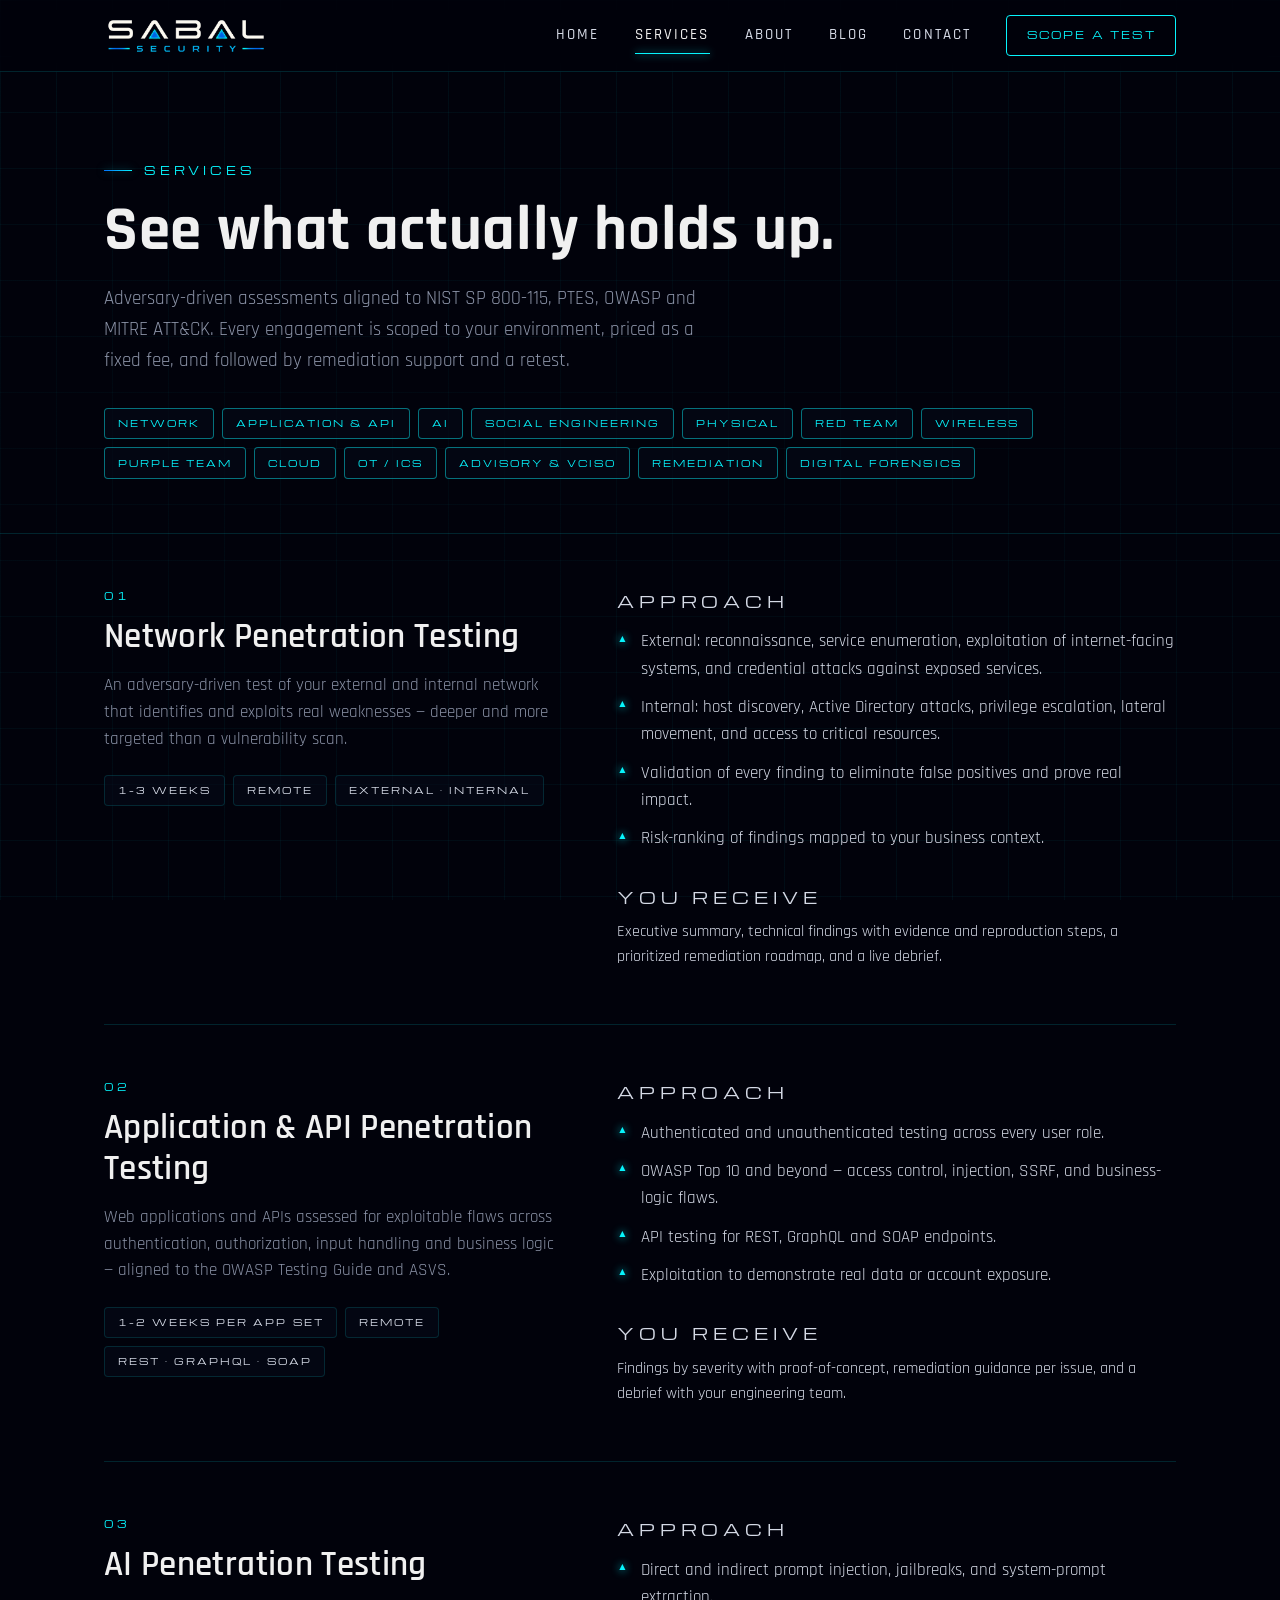
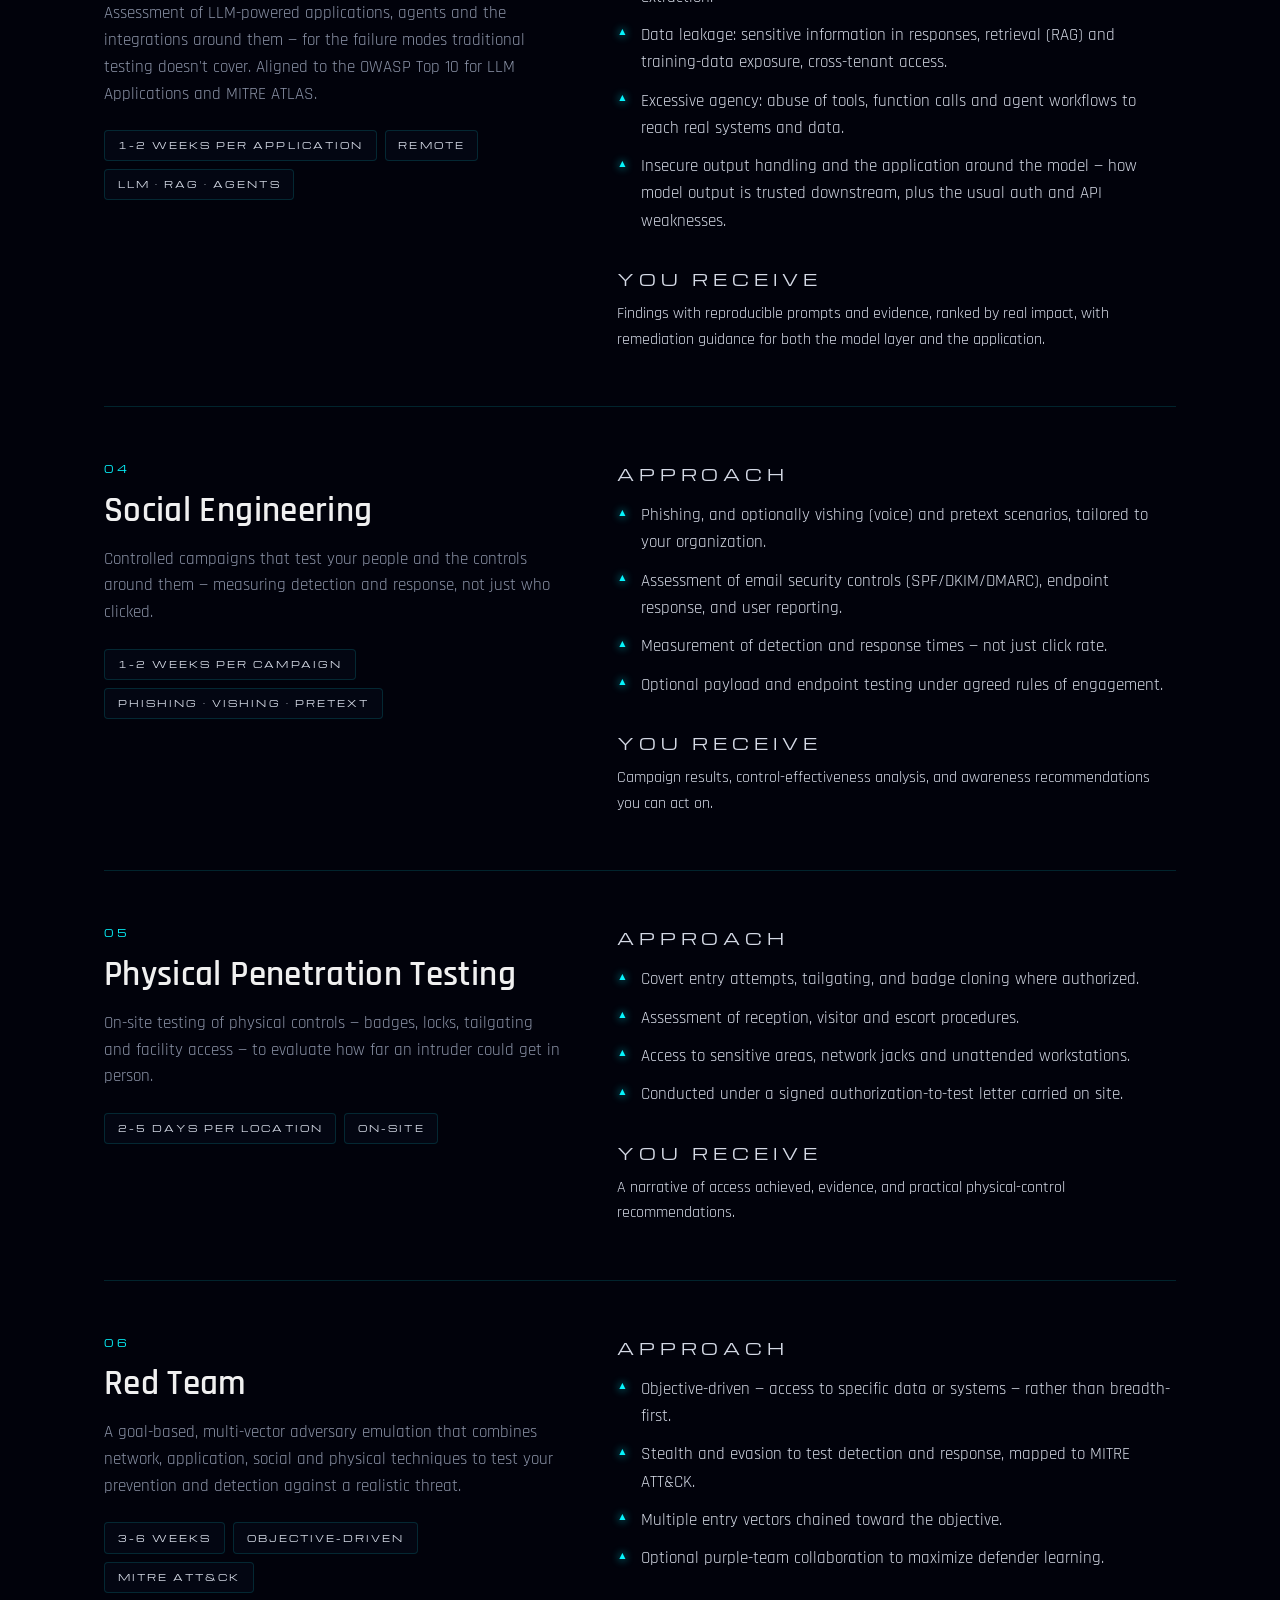
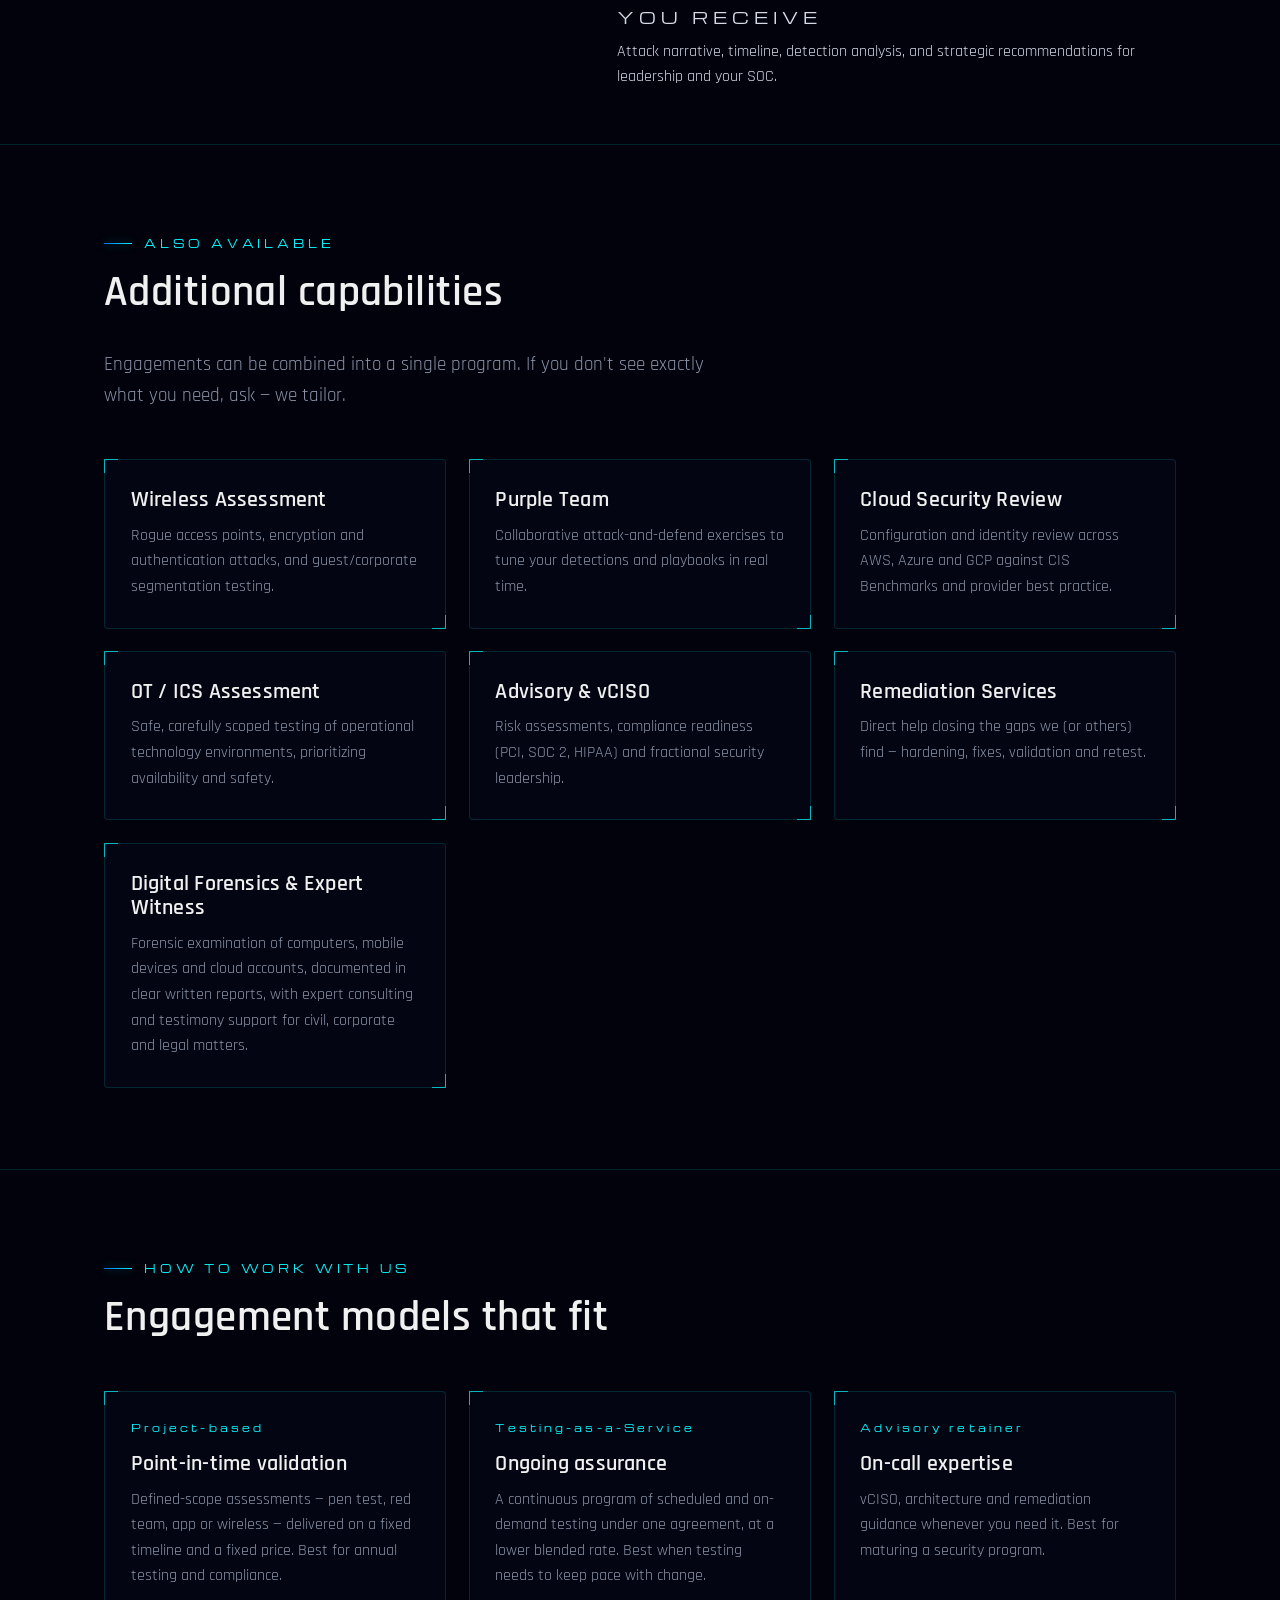
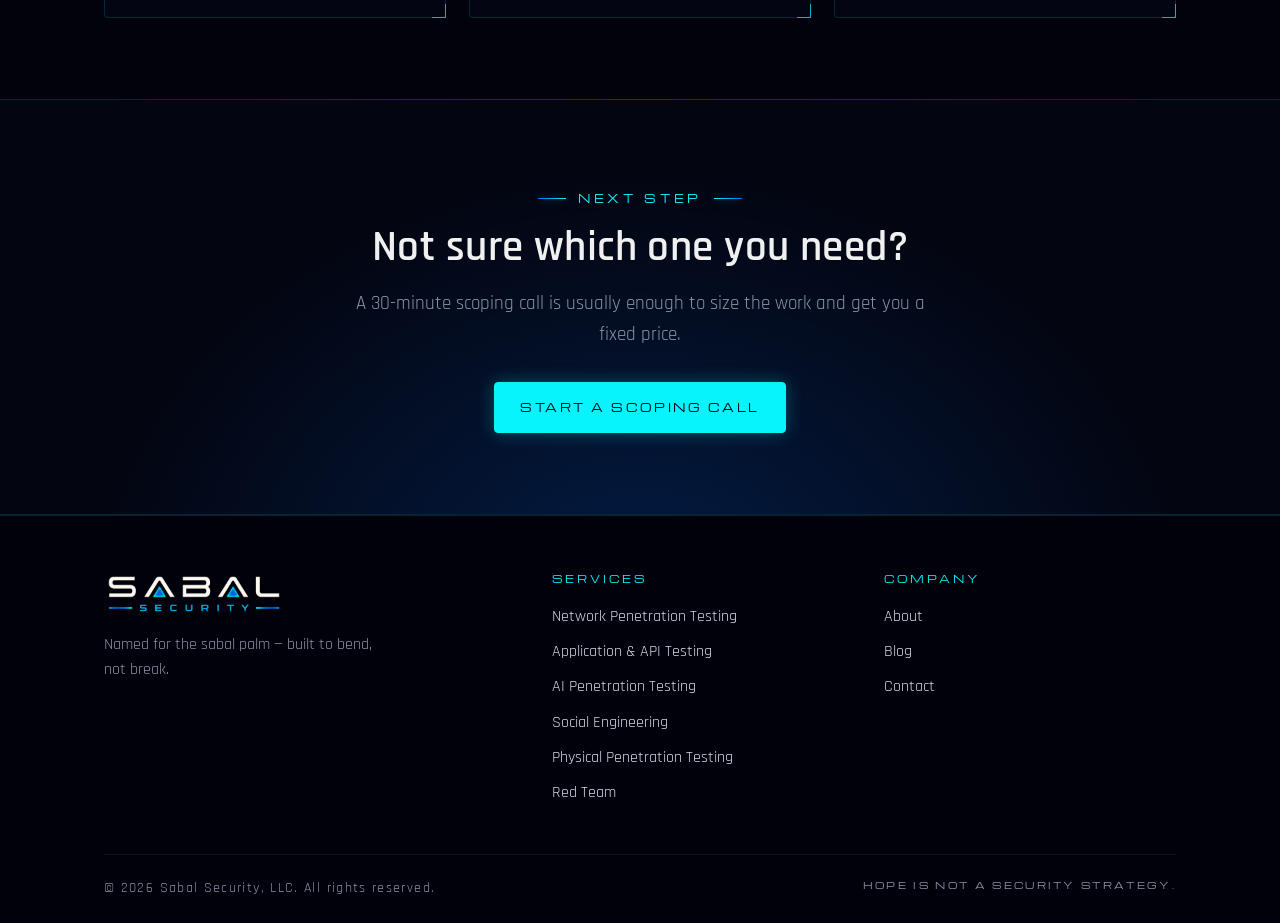
<file: services.html>
<!DOCTYPE html>
<html lang="en">
<head>
  <meta charset="UTF-8">
  <meta name="viewport" content="width=device-width, initial-scale=1.0">
  <title>Services — Sabal Security</title>
  <meta name="description" content="Network, application &amp; API, AI, social engineering, physical and red team penetration testing — expert-led, and delivered with remediation support and retesting.">
  <meta name="theme-color" content="#01020b">
  <link rel="canonical" href="https://sabalsec.com/services.html">

  <meta property="og:title" content="Services — Sabal Security">
  <meta property="og:description" content="Expert-led penetration testing across network, applications, AI, people and facilities.">
  <meta property="og:type" content="website">
  <meta property="og:url" content="https://sabalsec.com/services.html">
  <meta property="og:image" content="https://sabalsec.com/assets/img/sabal-logo-full.png">

  <link rel="icon" type="image/png" href="assets/img/favicon.png">
  <link rel="apple-touch-icon" href="assets/img/apple-touch-icon.png">

  <link rel="preconnect" href="https://fonts.googleapis.com">
  <link rel="preconnect" href="https://fonts.gstatic.com" crossorigin>
  <link href="https://fonts.googleapis.com/css2?family=Michroma&family=Rajdhani:wght@400;500;600;700&display=swap" rel="stylesheet">
  <link rel="stylesheet" href="css/style.css">
</head>
<body>

  <header class="nav">
    <div class="container nav__inner">
      <a class="nav__logo" href="index.html" aria-label="Sabal Security home">
        <img src="assets/img/sabal-wordmark.png" alt="Sabal Security" width="540" height="132">
      </a>
      <button class="nav__toggle" aria-expanded="false" aria-controls="nav-links" aria-label="Toggle menu">
        <span></span><span></span><span></span>
      </button>
      <nav class="nav__links" id="nav-links">
        <a href="index.html">Home</a>
        <a href="services.html" aria-current="page">Services</a>
        <a href="about.html">About</a>
        <a href="blog/">Blog</a>
        <a href="contact.html">Contact</a>
        <a class="btn" href="contact.html">Scope a test</a>
      </nav>
    </div>
  </header>

  <main>

    <section class="page-head">
      <div class="container">
        <p class="eyebrow">Services</p>
        <h1>See what actually holds up.</h1>
        <p class="lead">Adversary-driven assessments aligned to NIST SP 800-115, PTES, OWASP and MITRE ATT&amp;CK. Every engagement is scoped to your environment, priced as a fixed fee, and followed by remediation support and a retest.</p>
        <div class="tags mt-2">
          <a class="tag tag--cyan" href="#network">Network</a>
          <a class="tag tag--cyan" href="#application">Application &amp; API</a>
          <a class="tag tag--cyan" href="#ai">AI</a>
          <a class="tag tag--cyan" href="#social">Social Engineering</a>
          <a class="tag tag--cyan" href="#physical">Physical</a>
          <a class="tag tag--cyan" href="#redteam">Red Team</a>
          <a class="tag tag--cyan" href="#wireless">Wireless</a>
          <a class="tag tag--cyan" href="#purple">Purple Team</a>
          <a class="tag tag--cyan" href="#cloud">Cloud</a>
          <a class="tag tag--cyan" href="#ot">OT / ICS</a>
          <a class="tag tag--cyan" href="#advisory">Advisory &amp; vCISO</a>
          <a class="tag tag--cyan" href="#remediation">Remediation</a>
          <a class="tag tag--cyan" href="#forensics">Digital Forensics</a>
        </div>
      </div>
    </section>

    <div class="container">

      <!-- 01 Network -->
      <article class="service" id="network">
        <div>
          <p class="service__num">01</p>
          <h2>Network Penetration Testing</h2>
          <p class="service__summary">An adversary-driven test of your external and internal network that identifies and exploits real weaknesses — deeper and more targeted than a vulnerability scan.</p>
          <div class="tags service__meta">
            <span class="tag">1–3 weeks</span>
            <span class="tag">Remote</span>
            <span class="tag">External · Internal</span>
          </div>
        </div>
        <div>
          <div class="service__block">
            <p class="service__label">Approach</p>
            <ul class="list-check">
              <li>External: reconnaissance, service enumeration, exploitation of internet-facing systems, and credential attacks against exposed services.</li>
              <li>Internal: host discovery, Active Directory attacks, privilege escalation, lateral movement, and access to critical resources.</li>
              <li>Validation of every finding to eliminate false positives and prove real impact.</li>
              <li>Risk-ranking of findings mapped to your business context.</li>
            </ul>
          </div>
          <div class="service__block">
            <p class="service__label">You receive</p>
            <p>Executive summary, technical findings with evidence and reproduction steps, a prioritized remediation roadmap, and a live debrief.</p>
          </div>
        </div>
      </article>

      <!-- 02 Application & API -->
      <article class="service" id="application">
        <div>
          <p class="service__num">02</p>
          <h2>Application &amp; API Penetration Testing</h2>
          <p class="service__summary">Web applications and APIs assessed for exploitable flaws across authentication, authorization, input handling and business logic — aligned to the OWASP Testing Guide and ASVS.</p>
          <div class="tags service__meta">
            <span class="tag">1–2 weeks per app set</span>
            <span class="tag">Remote</span>
            <span class="tag">REST · GraphQL · SOAP</span>
          </div>
        </div>
        <div>
          <div class="service__block">
            <p class="service__label">Approach</p>
            <ul class="list-check">
              <li>Authenticated and unauthenticated testing across every user role.</li>
              <li>OWASP Top 10 and beyond — access control, injection, SSRF, and business-logic flaws.</li>
              <li>API testing for REST, GraphQL and SOAP endpoints.</li>
              <li>Exploitation to demonstrate real data or account exposure.</li>
            </ul>
          </div>
          <div class="service__block">
            <p class="service__label">You receive</p>
            <p>Findings by severity with proof-of-concept, remediation guidance per issue, and a debrief with your engineering team.</p>
          </div>
        </div>
      </article>

      <!-- 03 AI -->
      <article class="service" id="ai">
        <div>
          <p class="service__num">03</p>
          <h2>AI Penetration Testing</h2>
          <p class="service__summary">Assessment of LLM-powered applications, agents and the integrations around them — for the failure modes traditional testing doesn't cover. Aligned to the OWASP Top 10 for LLM Applications and MITRE ATLAS.</p>
          <div class="tags service__meta">
            <span class="tag">1–2 weeks per application</span>
            <span class="tag">Remote</span>
            <span class="tag">LLM · RAG · Agents</span>
          </div>
        </div>
        <div>
          <div class="service__block">
            <p class="service__label">Approach</p>
            <ul class="list-check">
              <li>Direct and indirect prompt injection, jailbreaks, and system-prompt extraction.</li>
              <li>Data leakage: sensitive information in responses, retrieval (RAG) and training-data exposure, cross-tenant access.</li>
              <li>Excessive agency: abuse of tools, function calls and agent workflows to reach real systems and data.</li>
              <li>Insecure output handling and the application around the model — how model output is trusted downstream, plus the usual auth and API weaknesses.</li>
            </ul>
          </div>
          <div class="service__block">
            <p class="service__label">You receive</p>
            <p>Findings with reproducible prompts and evidence, ranked by real impact, with remediation guidance for both the model layer and the application.</p>
          </div>
        </div>
      </article>

      <!-- 04 Social Engineering -->
      <article class="service" id="social">
        <div>
          <p class="service__num">04</p>
          <h2>Social Engineering</h2>
          <p class="service__summary">Controlled campaigns that test your people and the controls around them — measuring detection and response, not just who clicked.</p>
          <div class="tags service__meta">
            <span class="tag">1–2 weeks per campaign</span>
            <span class="tag">Phishing · Vishing · Pretext</span>
          </div>
        </div>
        <div>
          <div class="service__block">
            <p class="service__label">Approach</p>
            <ul class="list-check">
              <li>Phishing, and optionally vishing (voice) and pretext scenarios, tailored to your organization.</li>
              <li>Assessment of email security controls (SPF/DKIM/DMARC), endpoint response, and user reporting.</li>
              <li>Measurement of detection and response times — not just click rate.</li>
              <li>Optional payload and endpoint testing under agreed rules of engagement.</li>
            </ul>
          </div>
          <div class="service__block">
            <p class="service__label">You receive</p>
            <p>Campaign results, control-effectiveness analysis, and awareness recommendations you can act on.</p>
          </div>
        </div>
      </article>

      <!-- 05 Physical -->
      <article class="service" id="physical">
        <div>
          <p class="service__num">05</p>
          <h2>Physical Penetration Testing</h2>
          <p class="service__summary">On-site testing of physical controls — badges, locks, tailgating and facility access — to evaluate how far an intruder could get in person.</p>
          <div class="tags service__meta">
            <span class="tag">2–5 days per location</span>
            <span class="tag">On-site</span>
          </div>
        </div>
        <div>
          <div class="service__block">
            <p class="service__label">Approach</p>
            <ul class="list-check">
              <li>Covert entry attempts, tailgating, and badge cloning where authorized.</li>
              <li>Assessment of reception, visitor and escort procedures.</li>
              <li>Access to sensitive areas, network jacks and unattended workstations.</li>
              <li>Conducted under a signed authorization-to-test letter carried on site.</li>
            </ul>
          </div>
          <div class="service__block">
            <p class="service__label">You receive</p>
            <p>A narrative of access achieved, evidence, and practical physical-control recommendations.</p>
          </div>
        </div>
      </article>

      <!-- 06 Red Team -->
      <article class="service" id="redteam">
        <div>
          <p class="service__num">06</p>
          <h2>Red Team</h2>
          <p class="service__summary">A goal-based, multi-vector adversary emulation that combines network, application, social and physical techniques to test your prevention and detection against a realistic threat.</p>
          <div class="tags service__meta">
            <span class="tag">3–6 weeks</span>
            <span class="tag">Objective-driven</span>
            <span class="tag">MITRE ATT&amp;CK</span>
          </div>
        </div>
        <div>
          <div class="service__block">
            <p class="service__label">Approach</p>
            <ul class="list-check">
              <li>Objective-driven — access to specific data or systems — rather than breadth-first.</li>
              <li>Stealth and evasion to test detection and response, mapped to MITRE ATT&amp;CK.</li>
              <li>Multiple entry vectors chained toward the objective.</li>
              <li>Optional purple-team collaboration to maximize defender learning.</li>
            </ul>
          </div>
          <div class="service__block">
            <p class="service__label">You receive</p>
            <p>Attack narrative, timeline, detection analysis, and strategic recommendations for leadership and your SOC.</p>
          </div>
        </div>
      </article>

    </div>

    <!-- Additional capabilities -->
    <section class="section section--line" id="more">
      <div class="container">
        <p class="eyebrow">Also available</p>
        <h2>Additional capabilities</h2>
        <p class="lead mt-2">Engagements can be combined into a single program. If you don't see exactly what you need, ask — we tailor.</p>
        <div class="grid grid--3 mt-3">
          <div class="card" id="wireless">
            <h3>Wireless Assessment</h3>
            <p>Rogue access points, encryption and authentication attacks, and guest/corporate segmentation testing.</p>
          </div>
          <div class="card" id="purple">
            <h3>Purple Team</h3>
            <p>Collaborative attack-and-defend exercises to tune your detections and playbooks in real time.</p>
          </div>
          <div class="card" id="cloud">
            <h3>Cloud Security Review</h3>
            <p>Configuration and identity review across AWS, Azure and GCP against CIS Benchmarks and provider best practice.</p>
          </div>
          <div class="card" id="ot">
            <h3>OT / ICS Assessment</h3>
            <p>Safe, carefully scoped testing of operational technology environments, prioritizing availability and safety.</p>
          </div>
          <div class="card" id="advisory">
            <h3>Advisory &amp; vCISO</h3>
            <p>Risk assessments, compliance readiness (PCI, SOC 2, HIPAA) and fractional security leadership.</p>
          </div>
          <div class="card" id="remediation">
            <h3>Remediation Services</h3>
            <p>Direct help closing the gaps we (or others) find — hardening, fixes, validation and retest.</p>
          </div>
          <div class="card" id="forensics">
            <h3>Digital Forensics &amp; Expert Witness</h3>
            <p>Forensic examination of computers, mobile devices and cloud accounts, documented in clear written reports, with expert consulting and testimony support for civil, corporate and legal matters.</p>
          </div>
        </div>
      </div>
    </section>

    <!-- Engagement models -->
    <section class="section section--line">
      <div class="container">
        <p class="eyebrow">How to work with us</p>
        <h2>Engagement models that fit</h2>
        <div class="grid grid--3 mt-3">
          <div class="card">
            <span class="card__num">Project-based</span>
            <h3>Point-in-time validation</h3>
            <p>Defined-scope assessments — pen test, red team, app or wireless — delivered on a fixed timeline and a fixed price. Best for annual testing and compliance.</p>
          </div>
          <div class="card">
            <span class="card__num">Testing-as-a-Service</span>
            <h3>Ongoing assurance</h3>
            <p>A continuous program of scheduled and on-demand testing under one agreement, at a lower blended rate. Best when testing needs to keep pace with change.</p>
          </div>
          <div class="card">
            <span class="card__num">Advisory retainer</span>
            <h3>On-call expertise</h3>
            <p>vCISO, architecture and remediation guidance whenever you need it. Best for maturing a security program.</p>
          </div>
        </div>
      </div>
    </section>

    <section class="cta-band">
      <div class="container">
        <p class="eyebrow center">Next step</p>
        <h2>Not sure which one you need?</h2>
        <p class="lead">A 30-minute scoping call is usually enough to size the work and get you a fixed price.</p>
        <a class="btn btn--primary" href="contact.html">Start a scoping call</a>
      </div>
    </section>

  </main>

  <footer class="footer">
    <div class="container">
      <div class="footer__grid">
        <div class="footer__brand">
          <img src="assets/img/sabal-wordmark.png" alt="Sabal Security" width="540" height="132">
          <p>Named for the sabal palm — built to bend, not break.</p>
        </div>
        <div>
          <p class="footer__title">Services</p>
          <ul>
            <li><a href="services.html#network">Network Penetration Testing</a></li>
            <li><a href="services.html#application">Application &amp; API Testing</a></li>
            <li><a href="services.html#ai">AI Penetration Testing</a></li>
            <li><a href="services.html#social">Social Engineering</a></li>
            <li><a href="services.html#physical">Physical Penetration Testing</a></li>
            <li><a href="services.html#redteam">Red Team</a></li>
          </ul>
        </div>
        <div>
          <p class="footer__title">Company</p>
          <ul>
            <li><a href="about.html">About</a></li>
            <li><a href="blog/">Blog</a></li>
            <li><a href="contact.html">Contact</a></li>
          </ul>
        </div>
      </div>
      <div class="footer__bottom">
        <span>&copy; 2026 Sabal Security, LLC. All rights reserved.</span>
        <span class="footer__tag">Hope is not a security strategy.</span>
      </div>
    </div>
  </footer>

  <script src="js/main.js" defer></script>
</body>
</html>
</file>
<file: css/style.css>
/* ==========================================================================
   SABAL SECURITY — Site Stylesheet
   Design tokens + base + components, shared by every page.
   Palette sampled from the primary logo.
   ========================================================================== */

/* ---- Tokens ---------------------------------------------------------------- */
:root {
  --bg: #01020b;
  --bg-2: #060a18;
  --bg-3: #0a1226;
  --white: #f0f0f0;
  --text: #d5dae6;
  --dim: #8b93a7;
  --cyan: #07f4fc;
  --cyan-mid: #13d8dc;
  --blue: #0071ff;
  --blue-mid: #02a0d5;

  --line: rgba(7, 244, 252, 0.14);
  --line-strong: rgba(7, 244, 252, 0.45);
  --glow: 0 0 14px rgba(7, 244, 252, 0.35), 0 0 40px rgba(0, 113, 255, 0.18);
  --glow-text: 0 0 12px rgba(7, 244, 252, 0.55), 0 0 32px rgba(0, 113, 255, 0.35);

  --font-display: 'Michroma', 'Segoe UI', sans-serif;
  --font-body: 'Rajdhani', 'Segoe UI', sans-serif;

  --container: 1120px;
  --nav-h: 72px;
  --radius: 4px;
}

/* ---- Base ------------------------------------------------------------------ */
*, *::before, *::after { box-sizing: border-box; }

html { scroll-behavior: smooth; -webkit-text-size-adjust: 100%; }

body {
  margin: 0;
  background: var(--bg);
  color: var(--text);
  font-family: var(--font-body);
  font-size: 1.0625rem;
  line-height: 1.6;
  -webkit-font-smoothing: antialiased;
  text-rendering: optimizeLegibility;
  overflow-x: hidden;
}

/* Tron grid — fixed, faint, fades toward the bottom */
body::before {
  content: "";
  position: fixed;
  inset: 0;
  z-index: -1;
  pointer-events: none;
  background-image:
    linear-gradient(rgba(7, 244, 252, 0.055) 1px, transparent 1px),
    linear-gradient(90deg, rgba(7, 244, 252, 0.055) 1px, transparent 1px);
  background-size: 56px 56px;
  -webkit-mask-image: linear-gradient(to bottom, rgba(0,0,0,1) 0%, rgba(0,0,0,0.55) 45%, rgba(0,0,0,0.85) 100%);
          mask-image: linear-gradient(to bottom, rgba(0,0,0,1) 0%, rgba(0,0,0,0.55) 45%, rgba(0,0,0,0.85) 100%);
}

img { max-width: 100%; height: auto; display: block; }

a { color: var(--cyan-mid); text-decoration: none; transition: color .2s ease; }
a:hover, a:focus-visible { color: var(--cyan); }

h1, h2, h3, h4 {
  margin: 0;
  color: var(--white);
  font-family: var(--font-body);
  font-weight: 600;
  line-height: 1.15;
  letter-spacing: 0.01em;
}
h1 { font-size: clamp(2.3rem, 1.4rem + 3.2vw, 4rem); font-weight: 700; }
h2 { font-size: clamp(1.8rem, 1.3rem + 1.8vw, 2.7rem); }
h3 { font-size: 1.35rem; }
p  { margin: 0 0 1rem; }
p:last-child { margin-bottom: 0; }

ul { margin: 0; padding: 0; list-style: none; }

.container {
  width: 100%;
  max-width: var(--container);
  margin-inline: auto;
  padding-inline: 1.5rem;
}

.section { padding: clamp(4rem, 9vh, 6.5rem) 0; }
.section--tight { padding: clamp(2.5rem, 6vh, 4rem) 0; }
.section--line { border-top: 1px solid var(--line); }

.lead { font-size: 1.2rem; color: var(--dim); max-width: 60ch; }
.center { text-align: center; }
.center .lead { margin-inline: auto; }
.mt-2 { margin-top: 2rem; }
.mt-3 { margin-top: 3rem; }

:focus-visible { outline: 2px solid var(--cyan); outline-offset: 3px; }

/* ---- Eyebrow / labels (echoes the — SECURITY — treatment) ------------------ */
.eyebrow {
  display: inline-flex;
  align-items: center;
  gap: 0.75rem;
  margin: 0 0 1rem;
  font-family: var(--font-display);
  font-size: 0.68rem;
  letter-spacing: 0.35em;
  text-transform: uppercase;
  color: var(--cyan);
}
.eyebrow::before {
  content: "";
  width: 28px;
  height: 1px;
  background: linear-gradient(90deg, var(--blue), var(--cyan));
  box-shadow: 0 0 8px rgba(7, 244, 252, 0.5);
}
.center .eyebrow::after,
.eyebrow.center::after {
  content: "";
  width: 28px;
  height: 1px;
  background: linear-gradient(90deg, var(--cyan), var(--blue));
  box-shadow: 0 0 8px rgba(7, 244, 252, 0.5);
}

/* Glowing divider line */
.rule {
  height: 1px;
  border: 0;
  margin: 0;
  background: linear-gradient(90deg, transparent, var(--blue) 30%, var(--cyan) 50%, var(--blue) 70%, transparent);
  box-shadow: 0 0 10px rgba(7, 244, 252, 0.35);
  opacity: 0.8;
}

/* ---- Buttons --------------------------------------------------------------- */
.btn {
  display: inline-flex;
  align-items: center;
  justify-content: center;
  gap: 0.6rem;
  padding: 0.95rem 1.6rem;
  border: 1px solid var(--cyan);
  border-radius: var(--radius);
  background: transparent;
  color: var(--cyan);
  font-family: var(--font-display);
  font-size: 0.7rem;
  letter-spacing: 0.22em;
  text-transform: uppercase;
  cursor: pointer;
  transition: background .2s ease, color .2s ease, box-shadow .2s ease, transform .2s ease;
}
.btn:hover, .btn:focus-visible {
  background: rgba(7, 244, 252, 0.1);
  color: var(--cyan);
  box-shadow: var(--glow);
  transform: translateY(-1px);
}
.btn--primary {
  background: var(--cyan);
  color: var(--bg);
  box-shadow: 0 0 18px rgba(7, 244, 252, 0.28);
}
.btn--primary:hover, .btn--primary:focus-visible {
  background: #4ff7fd;
  color: var(--bg);
  box-shadow: 0 0 26px rgba(7, 244, 252, 0.5);
}
.btn--ghost { border-color: var(--line-strong); color: var(--white); }
.btn--ghost:hover { border-color: var(--cyan); }
.btn-row { display: flex; flex-wrap: wrap; gap: 0.9rem; }

/* ---- Navigation ------------------------------------------------------------ */
.nav {
  position: sticky;
  top: 0;
  z-index: 50;
  height: var(--nav-h);
  background: rgba(1, 2, 11, 0.78);
  backdrop-filter: blur(12px);
  -webkit-backdrop-filter: blur(12px);
  border-bottom: 1px solid var(--line);
}
.nav__inner {
  height: 100%;
  display: flex;
  align-items: center;
  justify-content: space-between;
  gap: 1.5rem;
}
.nav__logo img { height: 40px; width: auto; }
.nav__links {
  display: flex;
  align-items: center;
  gap: 2.2rem;
}
.nav__links a {
  font-family: var(--font-body);
  font-weight: 500;
  font-size: 0.95rem;
  letter-spacing: 0.14em;
  text-transform: uppercase;
  color: var(--text);
  position: relative;
  padding: 0.4rem 0;
}
.nav__links a::after {
  content: "";
  position: absolute;
  left: 0; right: 0; bottom: 0;
  height: 1px;
  background: var(--cyan);
  box-shadow: 0 0 8px var(--cyan);
  transform: scaleX(0);
  transform-origin: left;
  transition: transform .25s ease;
}
.nav__links a:hover::after,
.nav__links a[aria-current="page"]::after { transform: scaleX(1); }
.nav__links a[aria-current="page"] { color: var(--white); }
.nav__links .btn {
  padding: 0.7rem 1.2rem;
  font-family: var(--font-display);
  font-size: 0.62rem;
  letter-spacing: 0.22em;
  color: var(--cyan);
}
.nav__links .btn::after { display: none; }

.nav__toggle {
  display: none;
  width: 44px; height: 44px;
  padding: 0;
  border: 1px solid var(--line-strong);
  border-radius: var(--radius);
  background: transparent;
  cursor: pointer;
  flex-direction: column;
  align-items: center;
  justify-content: center;
  gap: 6px;
}
.nav__toggle span {
  display: block;
  width: 20px; height: 2px;
  background: var(--cyan);
  box-shadow: 0 0 6px var(--cyan);
  transition: transform .25s ease, opacity .25s ease;
}
.nav__toggle[aria-expanded="true"] span:nth-child(1) { transform: translateY(8px) rotate(45deg); }
.nav__toggle[aria-expanded="true"] span:nth-child(2) { opacity: 0; }
.nav__toggle[aria-expanded="true"] span:nth-child(3) { transform: translateY(-8px) rotate(-45deg); }

/* ---- Hero ------------------------------------------------------------------ */
.hero {
  position: relative;
  min-height: calc(100vh - var(--nav-h));
  min-height: calc(100dvh - var(--nav-h));
  display: flex;
  align-items: center;
  padding: 3rem 0;
  overflow: hidden;
}
.hero__grid {
  display: grid;
  grid-template-columns: 1.15fr 0.85fr;
  align-items: center;
  gap: 3rem;
}
.hero h1 { margin-bottom: 1.25rem; }
.hero h1 .accent { color: var(--cyan); text-shadow: var(--glow-text); }
.hero .lead { margin-bottom: 2.2rem; }
.hero__mark {
  position: relative;
  display: flex;
  justify-content: center;
}
.hero__mark::before {
  content: "";
  position: absolute;
  inset: 10%;
  border-radius: 50%;
  background: radial-gradient(circle, rgba(0, 113, 255, 0.28) 0%, rgba(7, 244, 252, 0.08) 45%, transparent 70%);
  filter: blur(10px);
}
.hero__mark img {
  position: relative;
  width: min(100%, 420px);
  filter: drop-shadow(0 0 18px rgba(7, 244, 252, 0.35));
  animation: float 7s ease-in-out infinite;
}
@keyframes float {
  0%, 100% { transform: translateY(0); }
  50% { transform: translateY(-10px); }
}
.hero__meta {
  display: flex;
  flex-wrap: wrap;
  gap: 0.6rem 1.6rem;
  margin-top: 2.5rem;
  font-family: var(--font-display);
  font-size: 0.6rem;
  letter-spacing: 0.25em;
  text-transform: uppercase;
  color: var(--dim);
}
.hero__meta span::before { content: "▲"; color: var(--cyan); font-size: 0.55rem; margin-right: 0.5rem; }

/* Sub-page header */
.page-head {
  padding: clamp(3.5rem, 9vh, 6rem) 0 clamp(2.5rem, 6vh, 4rem);
  border-bottom: 1px solid var(--line);
}
.page-head h1 { margin-bottom: 1rem; }

/* ---- Cards ----------------------------------------------------------------- */
.grid { display: grid; gap: 1.4rem; }
.grid--2 { grid-template-columns: repeat(2, minmax(0, 1fr)); }
.grid--3 { grid-template-columns: repeat(3, minmax(0, 1fr)); }
.grid--4 { grid-template-columns: repeat(4, minmax(0, 1fr)); }

.card {
  position: relative;
  padding: 1.75rem 1.6rem;
  background: rgba(6, 10, 24, 0.6);
  border: 1px solid var(--line);
  border-radius: var(--radius);
  transition: border-color .25s ease, box-shadow .25s ease, transform .25s ease;
}
/* HUD corner brackets */
.card::before, .card::after {
  content: "";
  position: absolute;
  width: 14px; height: 14px;
  border-color: var(--cyan);
  border-style: solid;
  opacity: 0.7;
  transition: opacity .25s ease;
}
.card::before { top: -1px; left: -1px; border-width: 1px 0 0 1px; }
.card::after  { bottom: -1px; right: -1px; border-width: 0 1px 1px 0; }
.card:hover { border-color: var(--line-strong); box-shadow: var(--glow); transform: translateY(-3px); }
.card:hover::before, .card:hover::after { opacity: 1; }

.card__num {
  display: block;
  margin-bottom: 1rem;
  font-family: var(--font-display);
  font-size: 0.65rem;
  letter-spacing: 0.3em;
  color: var(--cyan);
}
.card[id] { scroll-margin-top: calc(var(--nav-h) + 1.5rem); }
.card h3 { margin-bottom: 0.6rem; }
.card p { color: var(--dim); font-size: 1rem; }
.card--link { display: block; color: inherit; }
.card--link .card__more {
  display: inline-block;
  margin-top: 1rem;
  font-family: var(--font-display);
  font-size: 0.6rem;
  letter-spacing: 0.25em;
  text-transform: uppercase;
  color: var(--cyan);
}
.card--link .card__more::after { content: " →"; }

/* ---- Process (How we work) ------------------------------------------------- */
.process {
  display: grid;
  grid-template-columns: repeat(5, minmax(0, 1fr));
  gap: 1rem;
  counter-reset: step;
}
.process__step { position: relative; padding-top: 1.4rem; }
.process__step::before {
  content: "";
  position: absolute;
  top: 5px; left: 0; right: 0;
  height: 1px;
  background: linear-gradient(90deg, var(--cyan), rgba(7, 244, 252, 0.15));
}
.process__step::after {
  content: "";
  position: absolute;
  top: 0; left: 0;
  width: 11px; height: 11px;
  border-radius: 50%;
  border: 1px solid var(--cyan);
  background: var(--bg);
  box-shadow: 0 0 10px rgba(7, 244, 252, 0.7);
}
.process__num {
  font-family: var(--font-display);
  font-size: 0.62rem;
  letter-spacing: 0.3em;
  color: var(--cyan);
}
.process__step h3 { font-size: 1.15rem; margin: 0.35rem 0 0.4rem; }
.process__step p { color: var(--dim); font-size: 0.95rem; }

/* ---- Compare (Traditional vs Sabal) ---------------------------------------- */
.compare { display: grid; grid-template-columns: 1fr 1fr; gap: 1.4rem; }
.compare__col {
  padding: 2rem 1.8rem;
  border: 1px solid var(--line);
  border-radius: var(--radius);
  background: rgba(6, 10, 24, 0.5);
}
.compare__col--sabal {
  border-color: var(--line-strong);
  box-shadow: var(--glow);
  background: rgba(6, 10, 24, 0.85);
}
.compare__title {
  font-family: var(--font-display);
  font-size: 0.68rem;
  letter-spacing: 0.3em;
  text-transform: uppercase;
  margin-bottom: 1.4rem;
  color: var(--dim);
}
.compare__col--sabal .compare__title { color: var(--cyan); }
.compare li {
  position: relative;
  padding: 0.6rem 0 0.6rem 1.7rem;
  border-top: 1px solid rgba(255,255,255,0.05);
  color: var(--dim);
}
.compare li::before {
  content: "✕";
  position: absolute; left: 0; top: 0.6rem;
  font-size: 0.85rem;
  color: rgba(139, 147, 167, 0.6);
}
.compare__col--sabal li { color: var(--white); }
.compare__col--sabal li::before { content: "▲"; color: var(--cyan); text-shadow: 0 0 8px var(--cyan); font-size: 0.75rem; top: 0.75rem; }

/* ---- Lists ----------------------------------------------------------------- */
.list-check li {
  position: relative;
  padding: 0.35rem 0 0.35rem 1.5rem;
  color: var(--text);
}
.list-check li::before {
  content: "▲";
  position: absolute; left: 0; top: 0.5rem;
  font-size: 0.65rem;
  color: var(--cyan);
  text-shadow: 0 0 8px var(--cyan);
}

.tags { display: flex; flex-wrap: wrap; gap: 0.5rem; }
.tag {
  display: inline-block;
  padding: 0.45rem 0.8rem;
  border: 1px solid var(--line);
  border-radius: var(--radius);
  font-family: var(--font-display);
  font-size: 0.58rem;
  letter-spacing: 0.22em;
  text-transform: uppercase;
  color: var(--text);
  background: rgba(6, 10, 24, 0.6);
}
.tag--cyan { color: var(--cyan); border-color: var(--line-strong); }

/* ---- Service detail (services page) ---------------------------------------- */
.service {
  display: grid;
  grid-template-columns: 0.9fr 1.1fr;
  gap: 2.5rem 3.5rem;
  padding: clamp(2.5rem, 6vh, 3.75rem) 0;
  border-top: 1px solid var(--line);
  scroll-margin-top: calc(var(--nav-h) + 1rem);
}
.service:first-of-type { border-top: 0; }
.service__num {
  font-family: var(--font-display);
  font-size: 0.65rem;
  letter-spacing: 0.3em;
  color: var(--cyan);
  margin-bottom: 0.8rem;
}
.service h2 { font-size: clamp(1.6rem, 1.2rem + 1.4vw, 2.2rem); margin-bottom: 0.9rem; }
.service__summary { color: var(--dim); font-size: 1.05rem; }
.service__meta { margin-top: 1.4rem; }
.service__label {
  font-family: var(--font-display);
  font-size: 0.6rem;
  letter-spacing: 0.3em;
  text-transform: uppercase;
  color: var(--cyan);
  margin: 0 0 0.6rem;
}
.service__block + .service__block { margin-top: 1.6rem; }
.service__block p { color: var(--text); font-size: 1rem; }

/* ---- CTA band -------------------------------------------------------------- */
.cta-band {
  position: relative;
  padding: clamp(3.5rem, 9vh, 5.5rem) 0;
  text-align: center;
  border-top: 1px solid var(--line);
  border-bottom: 1px solid var(--line);
  background:
    radial-gradient(ellipse at 50% 120%, rgba(0, 113, 255, 0.22), transparent 60%),
    rgba(6, 10, 24, 0.5);
}
.cta-band h2 { margin-bottom: 1rem; }
.cta-band .lead { margin: 0 auto 2rem; }

/* ---- Forms ----------------------------------------------------------------- */
.form { display: grid; gap: 1.2rem; }
.form__row { display: grid; grid-template-columns: 1fr 1fr; gap: 1.2rem; }
.field { display: grid; gap: 0.45rem; }
.field label {
  font-family: var(--font-body);
  font-weight: 500;
  font-size: 0.85rem;
  letter-spacing: 0.12em;
  text-transform: uppercase;
  color: var(--dim);
}
.field input, .field select, .field textarea {
  width: 100%;
  padding: 0.85rem 1rem;
  border: 1px solid var(--line);
  border-radius: var(--radius);
  background: rgba(6, 10, 24, 0.8);
  color: var(--white);
  font-family: var(--font-body);
  font-size: 1.05rem;
  transition: border-color .2s ease, box-shadow .2s ease;
}
.field select {
  appearance: none;
  -webkit-appearance: none;
  background-image: url("data:image/svg+xml,%3Csvg xmlns='http://www.w3.org/2000/svg' width='12' height='8' viewBox='0 0 12 8'%3E%3Cpath d='M1 1l5 5 5-5' fill='none' stroke='%2307f4fc' stroke-width='1.5'/%3E%3C/svg%3E");
  background-repeat: no-repeat;
  background-position: right 1rem center;
  padding-right: 2.5rem;
}
.field select option { background: var(--bg-2); color: var(--white); }
.field textarea { min-height: 150px; resize: vertical; }
.field input::placeholder, .field textarea::placeholder { color: rgba(139, 147, 167, 0.6); }
.field input:focus, .field select:focus, .field textarea:focus {
  outline: none;
  border-color: var(--cyan);
  box-shadow: 0 0 0 1px rgba(7, 244, 252, 0.35), var(--glow);
}
.form__note { font-size: 0.9rem; color: var(--dim); }
.form__status {
  display: none;
  padding: 1rem 1.2rem;
  border: 1px solid var(--line-strong);
  border-radius: var(--radius);
  background: rgba(7, 244, 252, 0.06);
  color: var(--white);
}
.form__status.is-visible { display: block; }
.form__status.is-error { border-color: rgba(255, 99, 99, 0.6); background: rgba(255, 99, 99, 0.06); }
.hp { position: absolute; left: -9999px; width: 1px; height: 1px; overflow: hidden; }

.contact-grid { grid-template-columns: 1.3fr 0.9fr; gap: 2.5rem; align-items: start; }
.contact-side .card { height: 100%; }
.contact-side a { word-break: break-all; }

/* ---- Footer ---------------------------------------------------------------- */
.footer {
  padding: 3.5rem 0 1.5rem;
  border-top: 1px solid var(--line);
  background: rgba(1, 2, 11, 0.9);
}
.footer__grid {
  display: grid;
  grid-template-columns: 1.4fr 1fr 1fr;
  gap: 2.5rem;
  margin-bottom: 2.5rem;
}
.footer__brand img { height: 44px; width: auto; margin-bottom: 1rem; }
.footer__brand p { color: var(--dim); font-size: 0.98rem; max-width: 36ch; }
.footer__title {
  font-family: var(--font-display);
  font-size: 0.6rem;
  letter-spacing: 0.3em;
  text-transform: uppercase;
  color: var(--cyan);
  margin-bottom: 1rem;
}
.footer ul li { margin-bottom: 0.5rem; }
.footer ul a { color: var(--text); font-size: 1rem; }
.footer ul a:hover { color: var(--cyan); }
.footer__bottom {
  display: flex;
  flex-wrap: wrap;
  justify-content: space-between;
  gap: 0.5rem 1.5rem;
  padding-top: 1.4rem;
  border-top: 1px solid rgba(255,255,255,0.06);
  font-size: 0.85rem;
  letter-spacing: 0.1em;
  color: var(--dim);
}
.footer__tag { font-family: var(--font-display); font-size: 0.58rem; letter-spacing: 0.25em; text-transform: uppercase; }

/* ---- Utility pages (404) --------------------------------------------------- */
.util-page {
  min-height: calc(100vh - var(--nav-h));
  display: flex;
  flex-direction: column;
  align-items: center;
  justify-content: center;
  text-align: center;
  padding: 3rem 1.5rem;
}
.util-page img { width: min(60vw, 260px); margin-bottom: 1.5rem; filter: drop-shadow(0 0 16px rgba(7, 244, 252, 0.35)); }
.util-page h1 { margin-bottom: 0.5rem; }
.util-page p { color: var(--dim); margin-bottom: 2rem; }

/* ---- Responsive ------------------------------------------------------------ */
@media (max-width: 1000px) {
  .grid--4 { grid-template-columns: repeat(2, minmax(0, 1fr)); }
  .process { grid-template-columns: repeat(3, minmax(0, 1fr)); gap: 1.4rem 1.2rem; }
}

@media (max-width: 860px) {
  .nav__toggle { display: flex; }
  .nav__links {
    position: absolute;
    top: var(--nav-h);
    left: 0; right: 0;
    flex-direction: column;
    align-items: stretch;
    gap: 0;
    padding: 0.5rem 1.5rem 1.5rem;
    background: rgba(1, 2, 11, 0.97);
    border-bottom: 1px solid var(--line-strong);
    box-shadow: 0 20px 40px rgba(0,0,0,0.5);
    display: none;
  }
  .nav__links.is-open { display: flex; }
  .nav__links a { padding: 0.9rem 0; border-bottom: 1px solid rgba(255,255,255,0.05); }
  .nav__links a::after { display: none; }
  .nav__links .btn { margin-top: 1rem; border-bottom: 1px solid var(--cyan); }

  .hero { min-height: auto; padding: 3rem 0 2.5rem; }
  .hero__grid { grid-template-columns: 1fr; gap: 2rem; }
  .hero__mark { order: -1; }
  .hero__mark img { width: min(62vw, 260px); }
  .hero__grid > div:first-child { text-align: left; }

  .grid--2, .grid--3, .contact-grid { grid-template-columns: 1fr; }
  .compare { grid-template-columns: 1fr; }
  .service { grid-template-columns: 1fr; gap: 1.6rem; }
  .form__row { grid-template-columns: 1fr; }
  .footer__grid { grid-template-columns: 1fr; gap: 2rem; }
}

@media (max-width: 560px) {
  body { font-size: 1rem; }
  .process { grid-template-columns: repeat(2, minmax(0, 1fr)); }
  .grid--4 { grid-template-columns: 1fr; }
  .btn { width: 100%; }
  .btn-row { flex-direction: column; }
  .nav__logo img { height: 34px; }
}

/* ---- Blog listing ---------------------------------------------------------- */
.blog-grid {
  display: grid;
  grid-template-columns: repeat(2, minmax(0, 1fr));
  gap: 1.4rem;
}

.blog-card {
  display: block;
  color: inherit;
  text-decoration: none;
}

.blog-card .card {
  height: 100%;
  display: flex;
  flex-direction: column;
}

.blog-card .card h3 { margin-bottom: 0.5rem; }

.blog-card .card .post-date {
  display: block;
  margin-bottom: 0.8rem;
  font-family: var(--font-display);
  font-size: 0.6rem;
  letter-spacing: 0.25em;
  text-transform: uppercase;
  color: var(--cyan);
}

.blog-card .card p { flex: 1; }

.blog-card .card__more {
  display: inline-block;
  margin-top: 1rem;
  font-family: var(--font-display);
  font-size: 0.6rem;
  letter-spacing: 0.25em;
  text-transform: uppercase;
  color: var(--cyan);
}
.blog-card .card__more::after { content: " →"; }

@media (max-width: 860px) {
  .blog-grid { grid-template-columns: 1fr; }
}

/* ---- Blog post ------------------------------------------------------------- */
.blog-post {
  padding: clamp(3rem, 7vh, 4rem) 0 clamp(3rem, 7vh, 5rem);
}

.post-header {
  max-width: 860px;
  margin: 0 auto 2.5rem;
  text-align: center;
  padding-bottom: 1.75rem;
  border-bottom: 1px solid var(--line);
}

.post-header h1 {
  font-family: var(--font-display);
  font-size: clamp(1.8rem, 1.2rem + 2.2vw, 2.8rem);
  font-weight: 400;
  letter-spacing: 0.08em;
  text-transform: uppercase;
  color: var(--white);
  margin-bottom: 1.1rem;
}

.post-header .post-subtitle {
  font-family: var(--font-body);
  font-size: 1.15rem;
  line-height: 1.55;
  color: var(--dim);
  max-width: 720px;
  margin: 0 auto 1.5rem;
}

.post-meta {
  font-family: var(--font-display);
  font-size: 0.6rem;
  text-transform: uppercase;
  letter-spacing: 0.25em;
  color: var(--dim);
  display: flex;
  gap: 2rem;
  justify-content: center;
}

.post-meta .post-date {
  color: var(--cyan);
}

.post-content {
  max-width: 800px;
  margin: 0 auto;
  font-size: 1.08rem;
}

.post-content h2 {
  font-family: var(--font-body);
  font-weight: 600;
  color: var(--white);
  margin: 2.75rem 0 1.1rem;
  font-size: 1.6rem;
  letter-spacing: 0.01em;
  border-left: 2px solid var(--cyan);
  padding-left: 0.85rem;
}

.post-content h2:first-child { margin-top: 0; }

.post-content h3 {
  font-family: var(--font-body);
  font-weight: 600;
  color: var(--white);
  margin: 2.1rem 0 0.9rem;
  font-size: 1.3rem;
}

.post-content p {
  margin-bottom: 1.1rem;
  color: var(--text);
  line-height: 1.8;
}

.post-content ul,
.post-content ol {
  margin: 1rem 0 1.25rem 1.75rem;
  color: var(--text);
  line-height: 1.8;
  list-style: disc;
}

.post-content li {
  margin-bottom: 0.5rem;
  padding-left: 0.25rem;
}

.post-content li::marker {
  color: var(--cyan);
}

.post-content pre {
  background: rgba(6, 10, 24, 0.8);
  border: 1px solid var(--line);
  border-left: 2px solid var(--cyan);
  padding: 1.4rem 1.6rem;
  border-radius: var(--radius);
  overflow-x: auto;
  margin: 1.75rem 0;
  font-size: 0.92rem;
  line-height: 1.7;
}

.post-content code {
  font-family: 'JetBrains Mono', 'Courier New', monospace;
  color: var(--white);
}

.post-content p code,
.post-content li code {
  background: var(--bg-3);
  border: 1px solid var(--line);
  border-radius: var(--radius);
  padding: 0.1em 0.4em;
  font-size: 0.88em;
  color: var(--cyan-mid);
}

.post-content a {
  color: var(--cyan-mid);
  text-decoration: none;
  transition: color .2s ease;
}

.post-content a:hover {
  color: var(--cyan);
  text-decoration: underline;
  text-underline-offset: 3px;
}

.post-content blockquote {
  background: rgba(6, 10, 24, 0.6);
  border: 1px solid var(--line);
  border-left: 2px solid var(--cyan);
  padding: 1.5rem 1.9rem;
  margin: 2rem 0;
  border-radius: var(--radius);
  font-style: italic;
}

.post-content blockquote p {
  color: var(--white);
  margin-bottom: 0;
  font-size: 1.05rem;
  line-height: 1.8;
}

.post-content .tldr {
  background: rgba(6, 10, 24, 0.6);
  border: 1px solid var(--line);
  border-left: 2px solid var(--cyan);
  border-radius: var(--radius);
  padding: 1.1rem 1.5rem;
  margin: 0 0 2.25rem;
  color: var(--white);
  font-size: 1.02rem;
  line-height: 1.7;
}

.post-content .tldr strong {
  color: var(--cyan);
  font-family: var(--font-display);
  font-size: 0.65rem;
  letter-spacing: 0.25em;
  margin-right: 0.3rem;
}

.post-image {
  margin: 2rem auto;
  text-align: center;
  max-width: 100%;
}

.post-image img {
  max-width: 100%;
  height: auto;
  border-radius: var(--radius);
  border: 1px solid var(--line);
  display: block;
  margin: 0 auto;
}

.post-image.cover-image { margin-top: 0.5rem; }
.post-image.cover-image img { max-width: 560px; width: 100%; }

.image-caption {
  font-family: var(--font-display);
  font-size: 0.58rem;
  letter-spacing: 0.22em;
  text-transform: uppercase;
  color: var(--dim);
  margin-top: 0.6rem;
}

.post-content .references {
  list-style: none;
  margin-left: 0 !important;
  padding-left: 0;
}

.post-content .references li { margin-bottom: 0.5rem; }
.post-content .references a { color: var(--cyan-mid); }

.post-content .video-embed {
  margin: 2rem 0;
  text-align: center;
}

.post-content .video-embed iframe {
  max-width: 100%;
  width: 840px;
  height: 473px;
  border-radius: var(--radius);
  border: 1px solid var(--line);
}

.post-footer {
  max-width: 800px;
  margin: 3rem auto 0;
  padding-top: 2rem;
  border-top: 1px solid var(--line);
}

.post-footer .btn { font-size: 0.65rem; }

/* Blog post responsive */
@media (max-width: 860px) {
  .post-header h1 { font-size: 1.6rem; }
  .post-meta { flex-direction: column; gap: 0.4rem; }
  .post-content { font-size: 1rem; }
  .post-content h2 { font-size: 1.35rem; }
  .post-content h3 { font-size: 1.15rem; }
  .post-content blockquote { padding: 1.1rem 1.25rem; }
  .post-content blockquote p { font-size: 0.95rem; }
  .post-content .video-embed iframe { height: 260px; }
}

/* ---- Accessibility --------------------------------------------------------- */
@media (prefers-reduced-motion: reduce) {
  html { scroll-behavior: auto; }
  *, *::before, *::after { animation: none !important; transition: none !important; }
}
</file>
